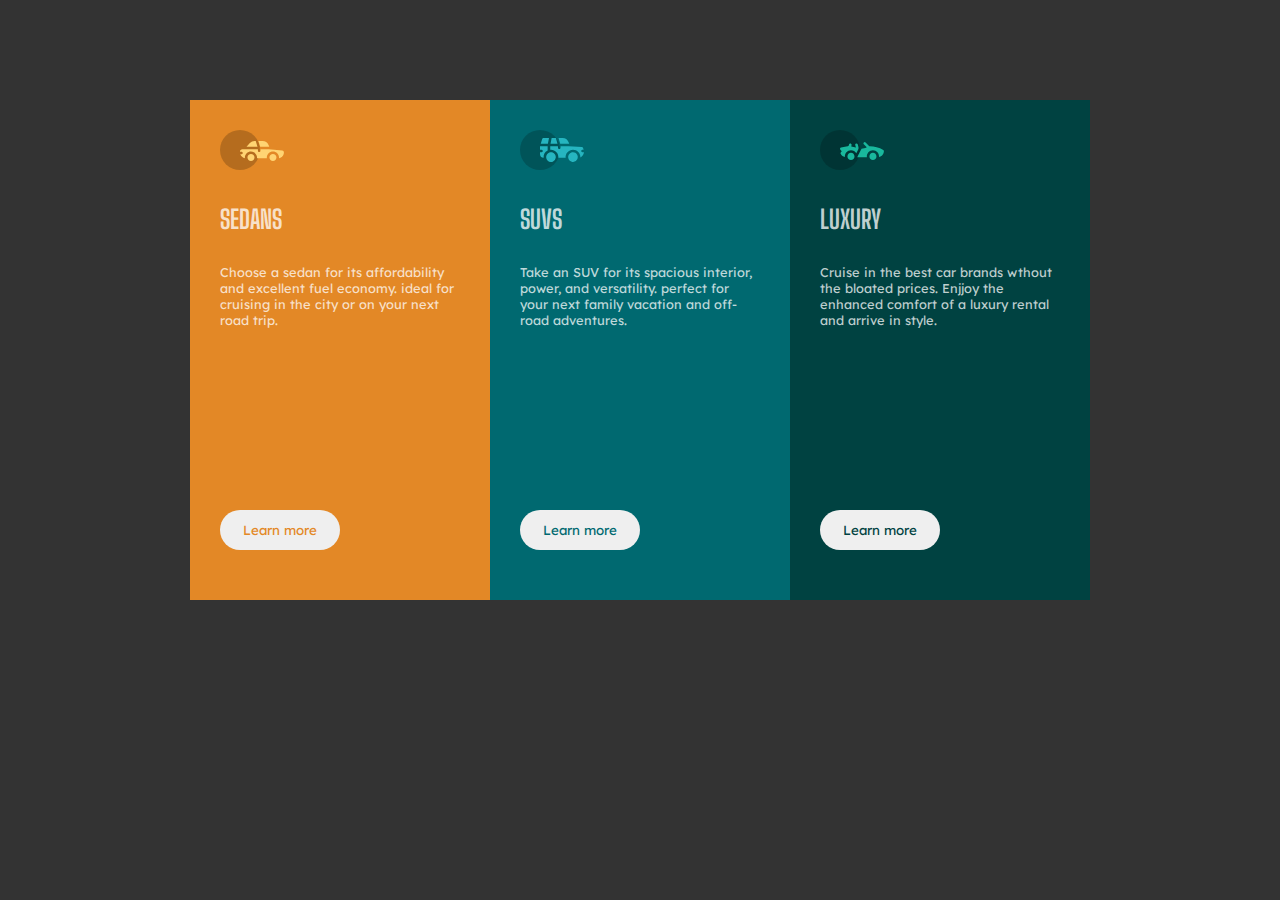
<file: frontend-mentor/3-column-preview-cards/index.html>
<!DOCTYPE html>
<html lang="en">
  <head>
    <meta charset="UTF-8" />
    <meta name="viewport" content="width=device-width, initial-scale=1.0" />
    <link rel="stylesheet" href="css/styles.css" />
    <title>3 Column preview card component</title>
  </head>
  <body>
    <div class="card-container">
      <div class="card card-column-1">
        <img src="assets/images/icon-sedans.svg" alt="sedans car" class="icon-card">
        <h1 class="title-card">SEDANS</h1>
        <p class="text">
          Choose a sedan for its affordability and excellent fuel economy. ideal
          for cruising in the city or on your next road trip.
        </p>
        <button class="button-card button-1 text">Learn more</button>
      </div>
      <div class="card card-column-2">
        <img src="assets/images/icon-suvs.svg" alt="suvs car" class="icon-card">
        <h1 class="title-card">SUVS</h1>
        <p class="text">
          Take an SUV for its spacious interior, power, and versatility. perfect
          for your next family vacation and off-road adventures.
        </p>
        <button class="button-card button-2 text">Learn more</button>
      </div>
      <div class="card card-column-3">
        <img src="assets/images/icon-luxury.svg" alt="luxury car" class="icon-card">
        <h1 class="title-card">LUXURY</h1>
        <p class="text">
          Cruise in the best car brands wthout the bloated prices. Enjjoy the
          enhanced comfort of a luxury rental and arrive in style.
        </p>
        <button class="button-card button-3 text">Learn more</button>
      </div>
    </div>
  </body>
</html>
</file>
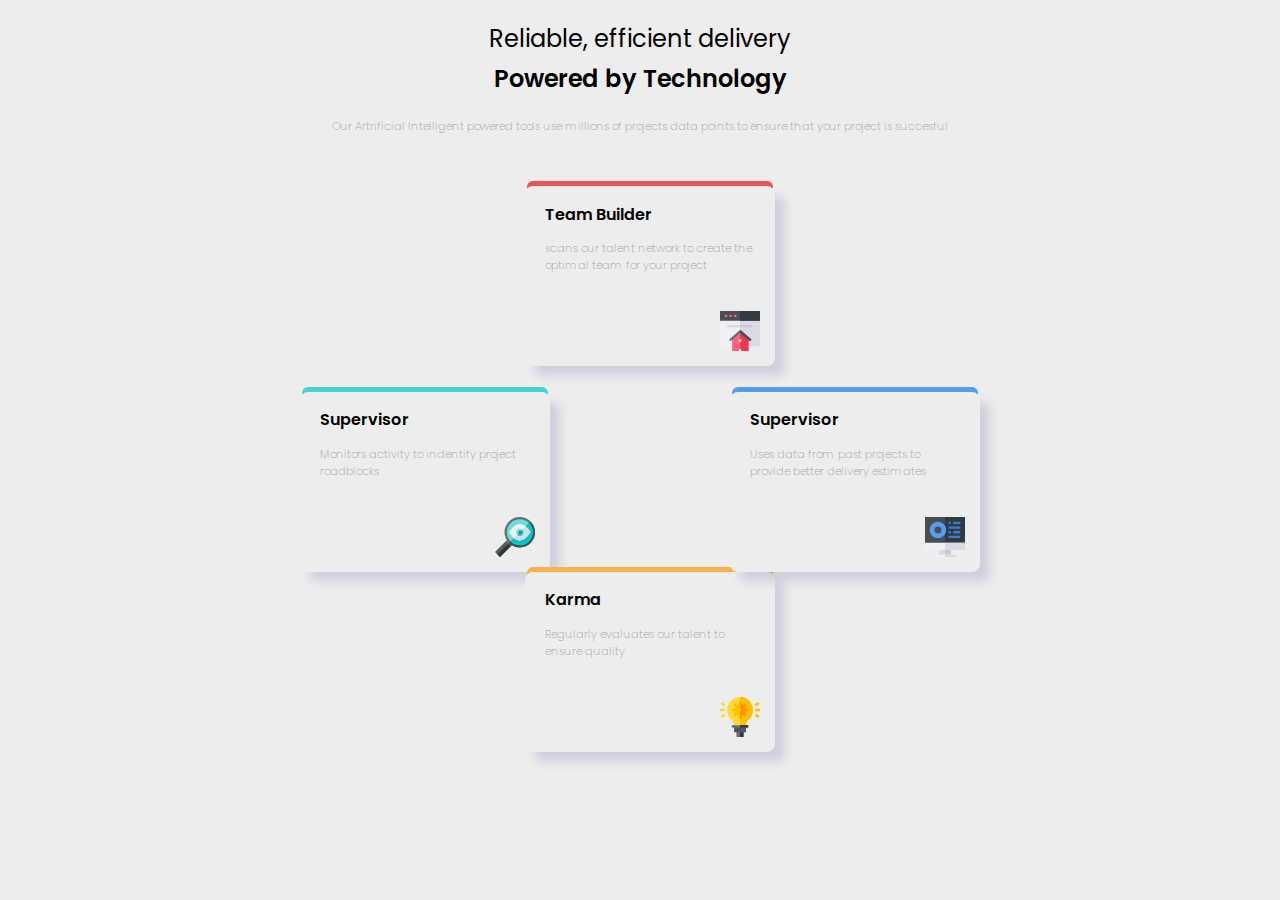
<file: frontend-mentor/four-card-section/index.html>
<!DOCTYPE html>
<html lang="en">
  <head>
    <meta charset="UTF-8" />
    <meta name="viewport" content="width=device-width, initial-scale=1.0" />
    <link rel="stylesheet" href="css/styles.css" />
    <title>Four card feature section</title>
  </head>
  <body>
    <header>
      <h1>
        <span class="subtitle">Reliable, efficient delivery</span>
        <span class="title title-bold">Powered by Technology</span>
      </h1>
      <p class="text">
        Our Artrificial Intelligent powered tools use millions of projects data
        points to ensure that your project is succesful
      </p>
    </header>
    <main>
      <div class="card supervisor-card">
        <h2 class="title-card">Supervisor</h2>
        <p class="text">Monitors activity to indentify project roadblocks</p>
        <img
          src="assets/images/icon-supervisor.svg"
          alt="supervisor icon"
          class="icon"
        />
      </div>
      <div class="double-card">
        <div class="card builder-card">
          <h2 class="title-card">Team Builder</h2>
          <p class="text">
            scans our talent network to create the optimal team for your project
          </p>
          <img
            src="assets/images/icon-team-builder.svg"
            alt="team builder icon"
            class="icon"
          />
        </div>
        <div class="card karma-card">
          <h2 class="title-card">Karma</h2>
          <p class="text">Regularly evaluates our talent to ensure quality</p>
          <img
            src="assets/images/icon-karma.svg"
            alt="karma icon"
            class="icon"
          />
        </div>
      </div>
      <div class="card calculator-card">
        <h2 class="title-card">Supervisor</h2>
        <p class="text">
          Uses data from past projects to provide better delivery estimates
        </p>
        <img
          src="assets/images/icon-calculator.svg"
          alt="supervisor icon"
          class="icon"
        />
      </div>
    </main>
  </body>
</html>
</file>
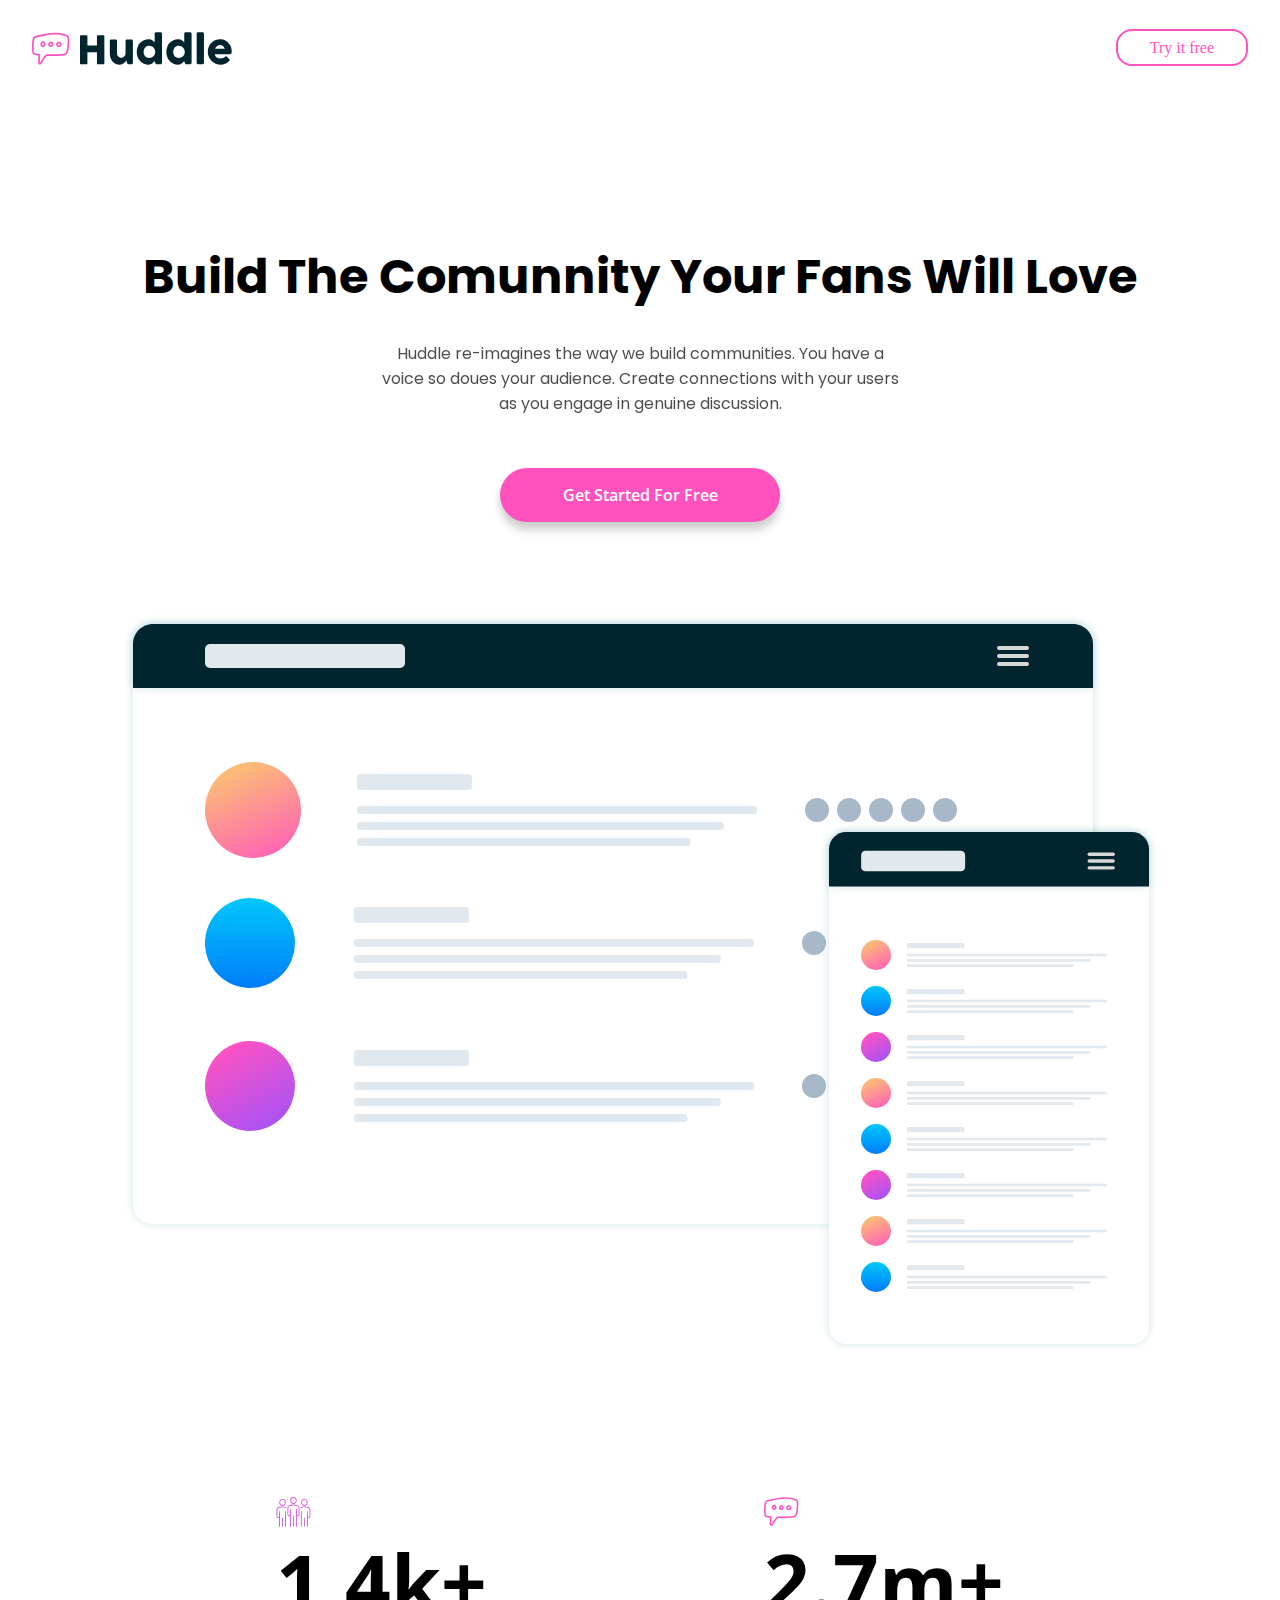
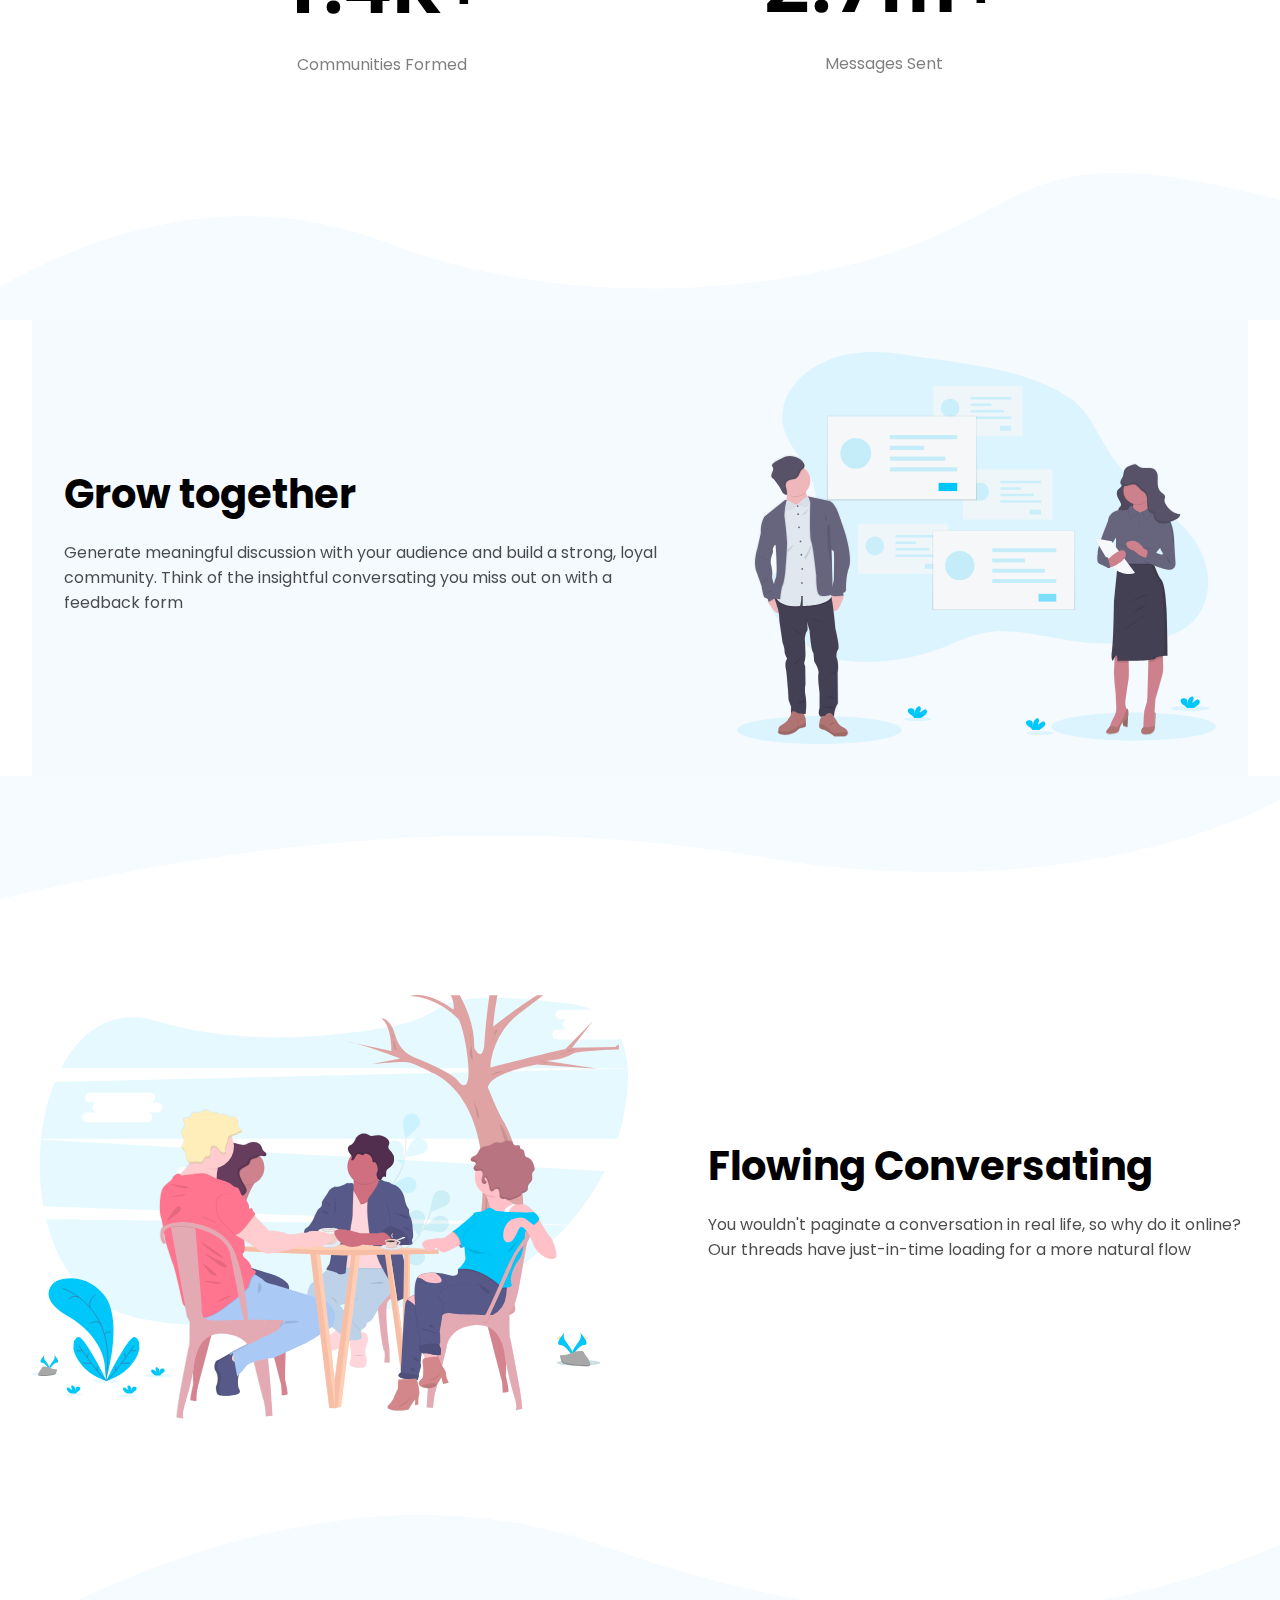
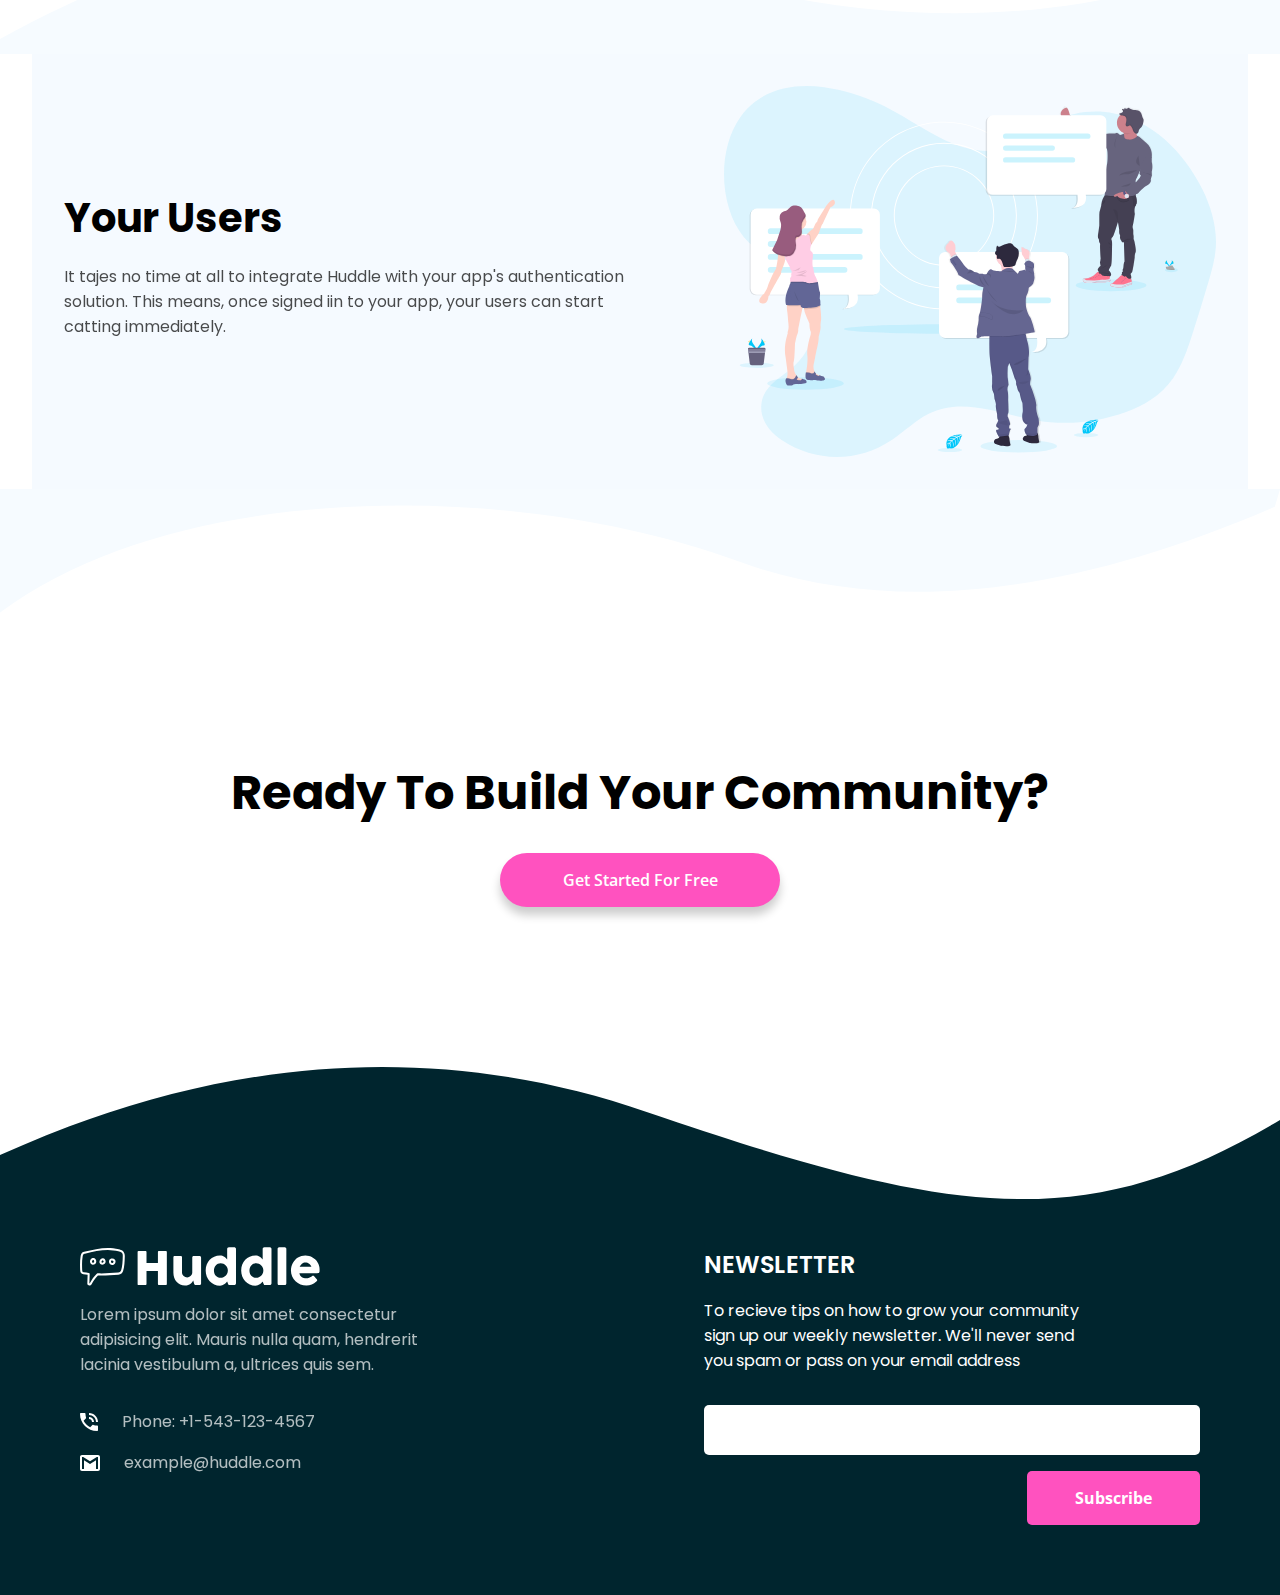
<file: frontend-mentor/huddle-landing-page-with-curved-sections/index.html>
<!DOCTYPE html>
<html lang="en">
  <head>
    <meta charset="UTF-8" />
    <meta name="viewport" content="width=device-width, initial-scale=1.0" />
    <!-- displays site properly based on user's device -->
    <link rel="stylesheet" href="https://i.icomoon.io/public/temp/e2c6e952a4/UntitledProject/style.css" />
    <link rel="preconnect" href="https://fonts.googleapis.com" />
    <link rel="preconnect" href="https://fonts.gstatic.com" crossorigin />
    <link
      href="https://fonts.googleapis.com/css2?family=Open+Sans:ital,wght@0,300..800;1,300..800&family=Poppins:ital,wght@0,100;0,200;0,300;0,400;0,500;0,600;0,700;0,800;0,900;1,100;1,200;1,300;1,400;1,500;1,600;1,700;1,800;1,900&display=swap"
      rel="stylesheet"
    />
    <link rel="icon" type="image/png" sizes="32x32" href="./images/favicon-32x32.png" />
    <link rel="stylesheet" href="style.css" />
    <title>Frontend Mentor | Huddle landing page with curved sections</title>
  </head>
  <body>
    <header>
      <nav class="header__navbar">
        <ul class="navbar__list">
          <li class="list__item list__item--1">
            <img src="images/logo.svg" alt="Huddle-logo" />
          </li>
          <li class="list__item list__item--2">
            <a href="#">Try it free</a>
          </li>
        </ul>
      </nav>
    </header>
    <main>
      <section class="build-section">
        <h1 class="build__title">Build The Comunnity Your Fans Will Love</h1>
        <p class="build__text">
          Huddle re-imagines the way we build communities. You have a voice so doues your audience. Create connections
          with your users as you engage in genuine discussion.
        </p>
        <a href="#" class="sub-btn sub-btn--pink">Get Started For Free</a>
        <div class="build__mackups">
          <img src="images/screen-mockups.svg" alt="screen-mockups" />
        </div>
      </section>
      <section class="stats__section">
        <article class="stats__communities">
          <img src="images/icon-communities.svg" alt="icon-communities" class="communities__icon" />
          <h2 class="communities__title">1.4k+</h2>
          <p class="communities__details">Communities Formed</p>
        </article>
        <article class="stats__messages">
          <img src="images/icon-messages.svg" alt="icon-messages" class="messages-icon" />
          <h2 class="messages__title">2.7m+</h2>
          <p class="messages__details">Messages Sent</p>
        </article>
      </section>
      <section class="details-section">
        <picture>
          <source srcset="images/bg-section-top-mobile-1.svg" media="(max-width: 520px)" />
          <img src="images/bg-section-top-desktop-1.svg" alt="" />
        </picture>
        <article class="section section-1">
          <section class="section__desc">
            <h2>Grow together</h2>
            <p>
              Generate meaningful discussion with your audience and build a strong, loyal community. Think of the
              insightful conversating you miss out on with a feedback form
            </p>
          </section>
          <div>
            <img src="images/illustration-grow-together.svg" alt="illustration-grow-together" />
          </div>
        </article>
        <picture>
          <source srcset="images/bg-section-bottom-mobile-1.svg" media="(max-width: 520px)" />
          <img src="images/bg-section-bottom-desktop-1.svg" alt="" />
        </picture>
        <article class="section section-2">
          <section class="section__desc">
            <h2>Flowing Conversating</h2>
            <p>
              You wouldn't paginate a conversation in real life, so why do it online? Our threads have just-in-time
              loading for a more natural flow
            </p>
          </section>
          <div>
            <img src="images/illustration-flowing-conversation.svg" alt="illustration-flowing-conversation" />
          </div>
        </article>
        <picture>
          <source srcset="images/bg-section-top-mobile-2.svg" media="(max-width: 520px)" />
          <img src="images/bg-section-top-desktop-2.svg" alt="" />
        </picture>
        <article class="section section-3">
          <section class="section__desc">
            <h2>Your Users</h2>
            <p>
              It tajes no time at all to integrate Huddle with your app's authentication solution. This means, once
              signed iin to your app, your users can start catting immediately.
            </p>
          </section>
          <div>
            <img src="images/illustration-your-users.svg" alt="illustration-your-users" />
          </div>
        </article>
        <picture>
          <source srcset="images/bg-section-bottom-mobile-2.svg" media="(max-width: 520px)" />
          <img src="images/bg-section-bottom-desktop-2.svg" alt="" />
        </picture>
      </section>
      <section class="sub-section">
        <h2 class="sub__title">Ready To Build Your Community?</h2>
        <a href="#" class="sub-btn sub-btn--pink">Get Started For Free</a>
      </section>
    </main>
    <footer>
      <picture>
        <source srcset="images/bg-footer-top-mobile.svg" media="(max-width: 520px)" />
        <img src="images/bg-footer-top-desktop.svg" alt="bg-footer-top-desktop" />
      </picture>
      <div class="container">
        <section class="social-media">
          <svg width="240" height="39" xmlns="http://www.w3.org/2000/svg">
            <g fill-rule="nonzero" fill="none">
              <path
                d="M27.967.879C20.242.875 12.182 2.615 4.047 4.872c-1.033.208-2.041.884-2.574 1.72C.983 7.38.805 8.171.652 9c-.79 4.428-.694 8.776-.53 13.594.036 1.103.2 2.41.715 3.205.538.803 1.46 1.313 2.561 1.48a95.99 95.99 0 0 0 4.232.525l-.312 8.698c-.048.692.29 1.267.71 1.598.376.286.795.413 1.225.445.86.065 1.869-.303 2.37-1.257 2.195-4.224 3.572-6.089 6.317-8.895 7.158.176 13.407-.222 20.482-.745 2.501-.065 4.218-2.11 4.672-3.743 1.357-4.232 1.568-9.456 1.712-14.737.061-2.093-.665-4.148-1.95-5.234-1.222-.991-2.702-1.35-4.058-1.718C35.031 1.363 31.263.905 27.967.879zm10.29 3.31c1.358.369 2.555.724 3.31 1.337 1.26 1.339 1.218 2.23 1.2 3.675-.142 5.122-.388 10.093-1.544 13.86-.498 1.405-1.366 2.405-3.006 2.556-7.208.533-13.462.945-20.707.739a1.032 1.032 0 0 0-.763.302c-3.044 3.074-4.601 5.21-6.921 9.676-.054.102-.171.164-.315.175-.097-.005-.136-.08-.142-.148l.314-9.432c.019-.509-.401-.995-.907-1.05a95.48 95.48 0 0 1-5.06-.62c-.726-.111-.994-.31-1.193-.606-.346-.825-.338-1.335-.365-2.128-.162-4.775-.242-8.948.491-13.1.068-.614.298-1.242.542-1.767.404-.632 1.023-.725 1.644-.897 7.956-2.197 15.74-3.84 23.068-3.845 3.592.13 7.364.49 10.354 1.273zm-27.479 8.09c-1.096 1.313-.987 3.096-.14 4.29.442.625 1.132 1.128 1.972 1.242 1.091.09 1.783-.352 2.53-.86 1.353-1.176 1.49-3.228.461-4.71-.524-.755-1.362-1.208-2.218-1.24-1.172.012-1.968.535-2.605 1.277zm11.856-1.072c-1.092.035-1.975.791-2.514 1.607-.617.933-.977 2.101-.478 3.246.96 2.203 4.277 2.176 5.6-.063.61-1.032.454-2.205 0-3.056-.452-.85-1.136-1.543-2.131-1.702a2.494 2.494 0 0 0-.477-.032zm9.625.207c-.34-.008-.69.024-1.018.111-1.312.35-2.429 1.704-2.26 3.437.086.872.487 1.722 1.21 2.308.723.585 1.773.847 2.88.62 1.272-.26 2.06-1.285 2.323-2.275.263-.99.197-1.999-.414-2.817a3.47 3.47 0 0 0-2.72-1.384zm-18.965 1.623c.245.002.438.08.637.366.445.642.321 1.615-.128 2.005-.447.39-.726.424-.922.398-.196-.027-.395-.162-.573-.414-.34-.48-.44-1.256.007-1.81.238-.316.675-.513.98-.545zm9.483.223c.038.006.464.253.668.636.204.383.242.739.048 1.066-.577.976-1.804.712-1.99.287-.07-.162-.017-.813.32-1.32.335-.509.757-.7.954-.67zm10.564.748c.062.083.213.64.096 1.082-.118.442-.31.715-.78.811-.602.124-.94 0-1.193-.207-.254-.205-.425-.552-.462-.923-.09-.92.24-1.133.764-1.273.61-.15 1.3.112 1.575.51z"
                fill="white"
              />
              <path
                d="M57.61 4.996c.016-.26.111-.494.287-.701a.875.875 0 0 1 .701-.31h6.826c.23 0 .467.096.712.287a.883.883 0 0 1 .368.724v10.893h11.421V4.996c0-.276.096-.513.287-.712.192-.2.44-.3.747-.3h6.734c.306 0 .574.077.804.23.23.154.345.399.345.736V37.1c0 .337-.1.59-.3.758-.198.169-.459.253-.78.253h-6.803c-.306 0-.555-.084-.747-.253-.191-.168-.287-.42-.287-.758V24.047H66.504V37.1c0 .322-.104.57-.31.747-.207.176-.487.264-.84.264h-6.756c-.643 0-.972-.299-.988-.896V4.996zm62.875 32.725c-.199.168-.41.275-.632.321a3.123 3.123 0 0 1-.631.07h-3.47c-.276 0-.514-.05-.713-.15-.2-.1-.368-.234-.506-.402a2.384 2.384 0 0 1-.344-.575 4.884 4.884 0 0 1-.23-.666l-.712-2.942c-.23.475-.563 1.015-1 1.62a8.495 8.495 0 0 1-1.666 1.7c-.674.53-1.479.974-2.413 1.334-.935.36-2.007.54-3.218.54-1.746 0-3.332-.337-4.757-1.011a10.904 10.904 0 0 1-3.642-2.758c-1.003-1.164-1.781-2.524-2.332-4.08-.552-1.554-.828-3.213-.828-4.974V10.695c0-.582.127-1.022.38-1.321.252-.299.654-.448 1.206-.448h5.308c.66 0 1.111.11 1.356.333.245.222.368.655.368 1.298v14.96c0 .66.15 1.284.448 1.874.299.59.693 1.11 1.184 1.562.49.452 1.045.809 1.666 1.069.62.26 1.252.39 1.896.39.551 0 1.122-.13 1.712-.39a6.361 6.361 0 0 0 1.631-1.046c.498-.436.908-.95 1.23-1.54.322-.59.482-1.214.482-1.872V10.626c0-.26.05-.52.15-.781.1-.26.249-.46.448-.598.199-.122.387-.206.563-.252.176-.046.38-.07.609-.07h5.194c.658 0 1.133.162 1.424.483.291.322.437.751.437 1.287v25.716c0 .29-.065.559-.195.804s-.31.437-.54.574l.137-.068zm26.681-3.172c-.414.414-.87.858-1.367 1.333-.498.475-1.046.92-1.643 1.333a9.3 9.3 0 0 1-1.93 1.023 6.097 6.097 0 0 1-2.23.402c-2.083 0-4.002-.39-5.757-1.172a13.777 13.777 0 0 1-4.527-3.206c-1.264-1.356-2.252-2.953-2.964-4.792-.713-1.838-1.069-3.814-1.069-5.929 0-2.13.356-4.11 1.069-5.94.712-1.83 1.7-3.424 2.964-4.78a13.635 13.635 0 0 1 4.527-3.194c1.755-.774 3.674-1.161 5.757-1.161.843 0 1.613.123 2.31.368a8.51 8.51 0 0 1 1.907.942c.575.383 1.103.816 1.586 1.298.482.483.938.954 1.367 1.414V1.985c0-.49.15-.903.448-1.24.299-.338.747-.506 1.345-.506h5.17c.2 0 .41.042.632.126.222.085.425.203.61.357.183.153.332.337.447.551.115.215.173.452.173.712v34.357c0 1.18-.62 1.77-1.862 1.77h-4.504c-.306 0-.544-.04-.712-.116a1.13 1.13 0 0 1-.426-.333 2.319 2.319 0 0 1-.31-.551 17.13 17.13 0 0 0-.344-.77l-.667-1.793zm-13.214-11.008a8.39 8.39 0 0 0 .471 2.839c.314.88.762 1.643 1.345 2.286a6.384 6.384 0 0 0 2.102 1.528c.82.376 1.728.563 2.724.563.98 0 1.903-.176 2.769-.528a7.058 7.058 0 0 0 2.263-1.46 7.256 7.256 0 0 0 1.552-2.194c.39-.843.609-1.747.655-2.712v-.322a7.26 7.26 0 0 0-.552-2.803 7.427 7.427 0 0 0-1.528-2.344 7.242 7.242 0 0 0-2.298-1.597 6.977 6.977 0 0 0-2.861-.586c-.996 0-1.904.195-2.724.586-.82.39-1.52.923-2.102 1.597a7.236 7.236 0 0 0-1.345 2.344 8.35 8.35 0 0 0-.47 2.803zm48.72 11.008c-.414.414-.87.858-1.368 1.333-.498.475-1.046.92-1.643 1.333a9.3 9.3 0 0 1-1.93 1.023 6.097 6.097 0 0 1-2.23.402c-2.083 0-4.002-.39-5.756-1.172a13.777 13.777 0 0 1-4.528-3.206c-1.263-1.356-2.252-2.953-2.964-4.792-.712-1.838-1.069-3.814-1.069-5.929 0-2.13.357-4.11 1.069-5.94s1.7-3.424 2.964-4.78a13.635 13.635 0 0 1 4.528-3.194c1.754-.774 3.673-1.161 5.756-1.161.843 0 1.613.123 2.31.368a8.51 8.51 0 0 1 1.907.942c.575.383 1.103.816 1.586 1.298.483.483.938.954 1.367 1.414V1.985c0-.49.15-.903.448-1.24.3-.338.747-.506 1.345-.506h5.17c.2 0 .41.042.632.126.223.085.426.203.61.357.183.153.333.337.448.551.114.215.172.452.172.712v34.357c0 1.18-.62 1.77-1.862 1.77h-4.504c-.306 0-.544-.04-.712-.116a1.13 1.13 0 0 1-.425-.333 2.319 2.319 0 0 1-.31-.551 17.13 17.13 0 0 0-.345-.77l-.667-1.793zm-13.215-11.008a8.39 8.39 0 0 0 .471 2.839c.315.88.763 1.643 1.345 2.286a6.384 6.384 0 0 0 2.103 1.528c.82.376 1.727.563 2.723.563.98 0 1.903-.176 2.769-.528a7.058 7.058 0 0 0 2.264-1.46 7.256 7.256 0 0 0 1.55-2.194c.391-.843.61-1.747.656-2.712v-.322a7.26 7.26 0 0 0-.552-2.803 7.427 7.427 0 0 0-1.528-2.344 7.242 7.242 0 0 0-2.298-1.597 6.977 6.977 0 0 0-2.861-.586c-.996 0-1.904.195-2.723.586-.82.39-1.521.923-2.103 1.597a7.236 7.236 0 0 0-1.345 2.344 8.35 8.35 0 0 0-.47 2.803zM197.61 2.008c0-.49.122-.903.367-1.24.246-.338.667-.506 1.264-.506h5.63c.154 0 .315.042.483.126a1.7 1.7 0 0 1 .471.357c.146.153.268.337.368.551.1.215.15.452.15.712v34.334c0 .582-.165 1.022-.495 1.321-.329.299-.754.448-1.275.448h-5.332c-.597 0-1.018-.15-1.264-.448-.245-.299-.367-.74-.367-1.321V2.008zm38.7 32.61a15.31 15.31 0 0 1-4.55 2.907 13.87 13.87 0 0 1-5.355 1.046c-2.1 0-4.083-.383-5.952-1.15a15.494 15.494 0 0 1-4.918-3.182 15.273 15.273 0 0 1-3.355-4.792c-.828-1.838-1.241-3.837-1.241-5.998 0-1.348.164-2.654.494-3.918a15.45 15.45 0 0 1 1.402-3.55 15.055 15.055 0 0 1 2.206-3.045 13.957 13.957 0 0 1 2.907-2.379 14.327 14.327 0 0 1 3.493-1.54 14.084 14.084 0 0 1 3.975-.551c1.272 0 2.505.169 3.7.506 1.195.337 2.318.812 3.367 1.424 1.05.613 2.01 1.349 2.884 2.207a14.896 14.896 0 0 1 2.252 2.815 13.58 13.58 0 0 1 1.46 3.263c.344 1.157.517 2.348.517 3.573 0 .797-.012 1.448-.035 1.954-.023.505-.142.908-.356 1.206-.215.3-.57.506-1.069.62-.498.116-1.23.173-2.194.173h-16.546c.153.98.463 1.8.93 2.46a5.842 5.842 0 0 0 1.62 1.573c.613.391 1.264.67 1.954.84a8.24 8.24 0 0 0 1.953.252c.552 0 1.118-.058 1.7-.172a12.179 12.179 0 0 0 1.69-.46 9.557 9.557 0 0 0 1.493-.667c.452-.252.816-.517 1.092-.792.245-.2.456-.349.632-.449.176-.1.364-.149.563-.149.2 0 .402.07.61.207a4.8 4.8 0 0 1 .7.597l2.436 2.758c.168.2.276.38.322.54.046.161.069.326.069.494 0 .307-.085.571-.253.793a2.89 2.89 0 0 1-.598.586zm-11.054-19.143c-.598 0-1.176.119-1.735.356a6.547 6.547 0 0 0-1.575.954c-.49.398-.93.85-1.321 1.356a8.315 8.315 0 0 0-.954 1.54h11.743a13.536 13.536 0 0 0-1.045-1.655 7.081 7.081 0 0 0-1.287-1.333 5.558 5.558 0 0 0-1.655-.896c-.62-.215-1.344-.322-2.171-.322z"
                fill="white"
              />
            </g>
          </svg>
          <p>
            Lorem ipsum dolor sit amet consectetur adipisicing elit. Mauris nulla quam, hendrerit lacinia vestibulum a,
            ultrices quis sem.
          </p>
          <ul class="social-media__list">
            <li class="item-1">
              <img src="images/icon-phone.svg" alt="icon-phone" />
              <span>Phone: +1-543-123-4567</span>
            </li>
            <li class="item-2">
              <img src="images/icon-email.svg" alt="icon-email" />
              <span>example@huddle.com</span>
            </li>
          </ul>
          <div class="social-icons">
            <a href="#">
              <span class="icon-facebook2 icon-white"></span>
            </a>
            <a href="#">
              <span class="icon-instagram icon-white"></span>
            </a>
            <a href="#">
              <span class="icon-twitter icon-white"></span>
            </a>
          </div>
        </section>
        <section class="newsletter-section">
          <h2 class="newsletter__title">NEWSLETTER</h2>
          <p class="newsletter__text">
            To recieve tips on how to grow your community sign up our weekly newsletter. We'll never send you spam or
            pass on your email address
          </p>
          <div class="newsletter__email">
            <input type="email" />
            <a href="#" class="sub-btn--pink">Subscribe</a>
          </div>
        </section>
      </div>
    </footer>
  </body>
</html>
</file>
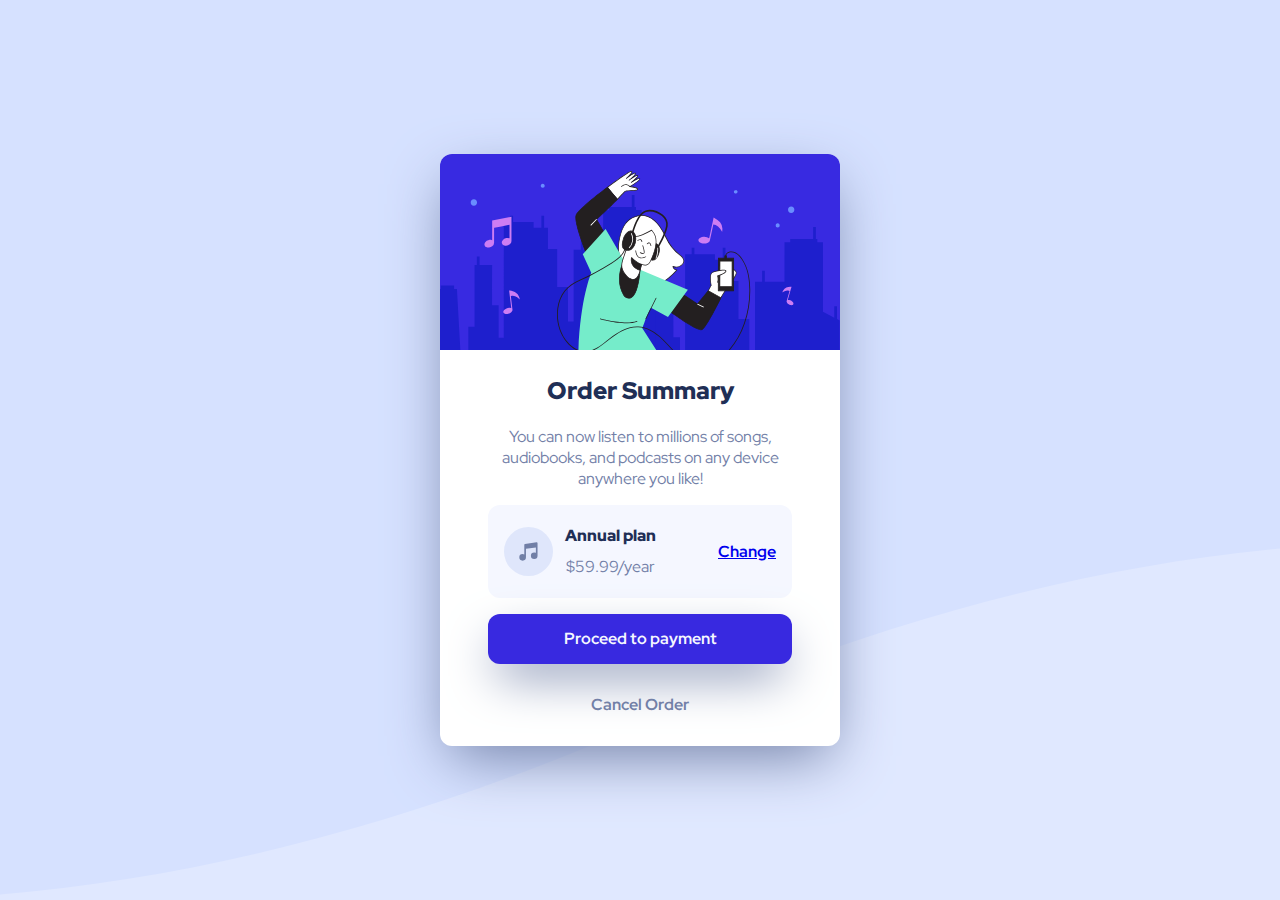
<file: frontend-mentor/order-summary-component-main/index.html>
<!DOCTYPE html>
<html lang="en">
  <head>
    <meta charset="UTF-8" />
    <meta name="viewport" content="width=device-width, initial-scale=1.0" />
    <!-- displays site properly based on user's device -->
    <link rel="icon" type="image/png" sizes="32x32" href="./images/favicon-32x32.png" />
    <link rel="stylesheet" href="css/styles.css" />
    <title>Frontend Mentor | Order summary card</title>
  </head>
  <body>
    <div class="container">
      <div class="pattern">
        <img src="images/illustration-hero.svg" alt="pattern image" />
      </div>
      <div class="body-card">
        <h2>Order Summary</h2>
        <p class="text">
          You can now listen to millions of songs, audiobooks, and podcasts on any device anywhere you like!
        </p>
        <div class="payment-box">
          <div class="payment-box__description">
            <img src="images/icon-music.svg" alt="music icon" />
            <h3>Annual plan</h3>
            <p class="text">$59.99/year</p>
          </div>
          <a href="#">Change</a>
        </div>
        <a href="#" class="payment-button">Proceed to payment</a>
        <a href="#" class="cancel-button">Cancel Order</a>
      </div>
    </div>
  </body>
</html>
</file>
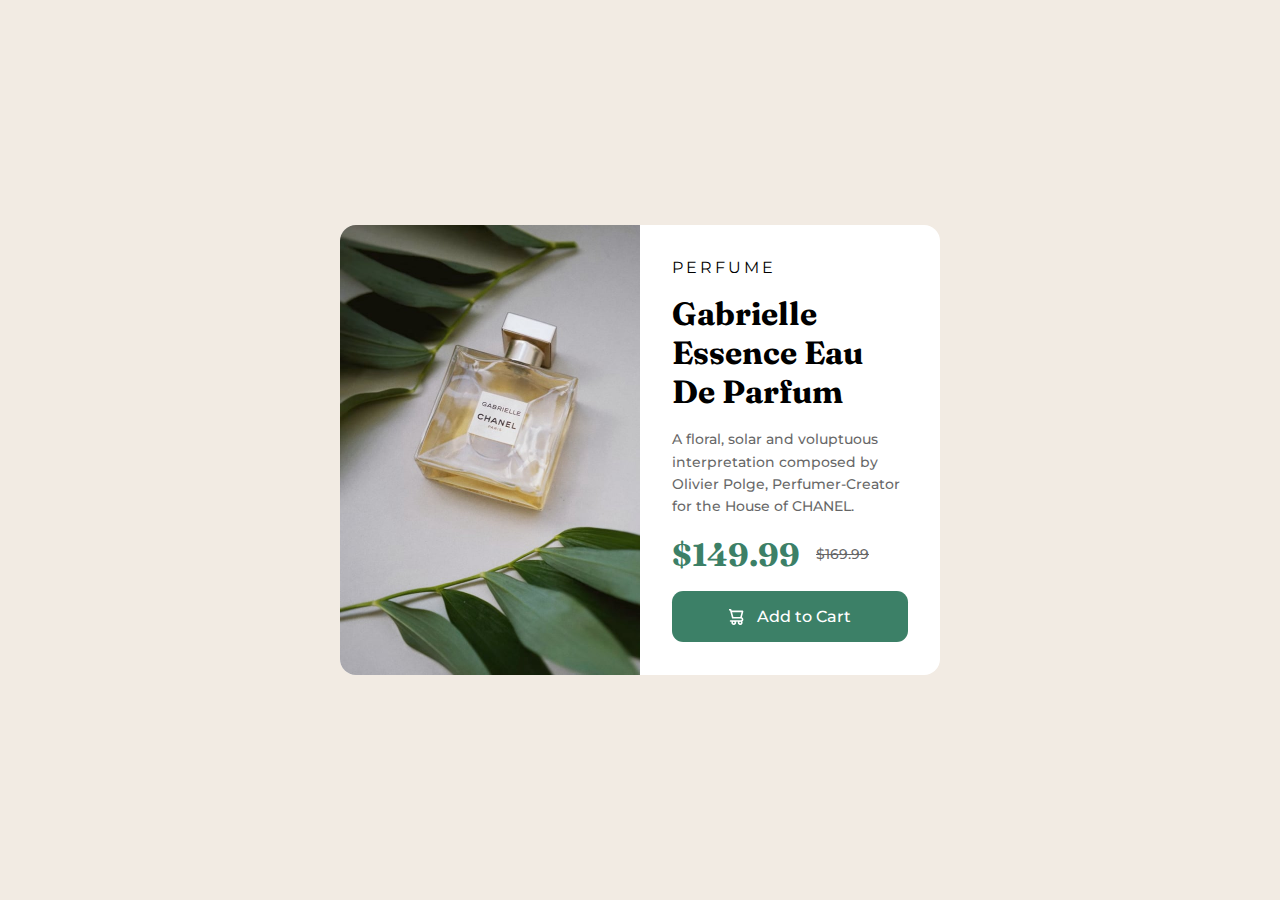
<file: frontend-mentor/product-preview-card-component/index.html>
<!DOCTYPE html>
<html lang="en">
  <head>
    <meta charset="UTF-8" />
    <meta name="viewport" content="width=device-width, initial-scale=1.0" />
    <!-- displays site properly based on user's device -->
    <link rel="icon" type="image/png" sizes="32x32" href="./images/favicon-32x32.png" />
    <link rel="preconnect" href="https://fonts.googleapis.com" />
    <link rel="preconnect" href="https://fonts.gstatic.com" crossorigin />
    <link
      href="https://fonts.googleapis.com/css2?family=Fraunces:ital,opsz,wght@0,9..144,100..900;1,9..144,100..900&family=Montserrat:ital,wght@0,100..900;1,100..900&display=swap"
      rel="stylesheet"
    />
    <link rel="stylesheet" href="style.css" />
    <title>Frontend Mentor | Product preview card component</title>
  </head>
  <body>
    <article class="card">
      <picture class="card__banner">
        <source srcset="images/image-product-desktop.jpg" media="(min-width: 600px)" />
        <img src="images/image-product-mobile.jpg" alt="product-image" />
      </picture>
      <section class="card__details">
        <blockquote>Perfume</blockquote>
        <h1 class="card__title">Gabrielle Essence Eau De Parfum</h1>
        <p class="card__description">
          A floral, solar and voluptuous interpretation composed by Olivier Polge, Perfumer-Creator for the House of
          CHANEL.
        </p>
        <p class="card__price">
          <span>$149.99</span>
          <span>$169.99</span>
        </p>
        <a href="#" class="card__button">
          <img src="images/icon-cart.svg" alt="icon-cart" />
          Add to Cart
        </a>
      </section>
    </article>
  </body>
</html>
</file>
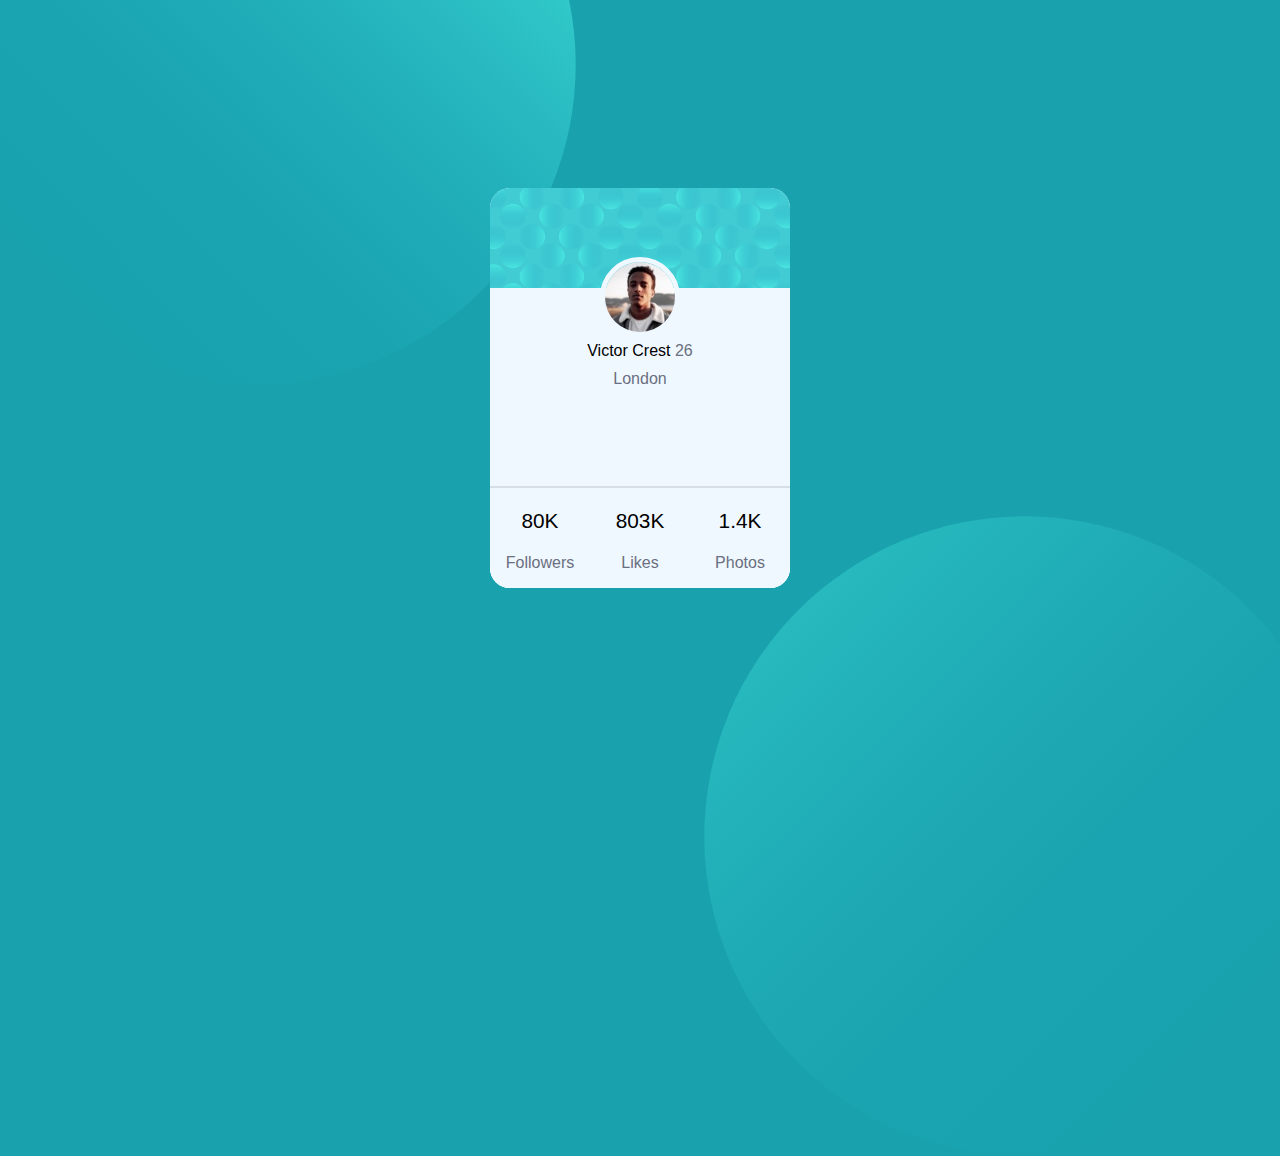
<file: frontend-mentor/profile-card-component/index.html>
<!DOCTYPE html>
<html lang="en">
  <head>
    <meta charset="UTF-8" />
    <meta name="viewport" content="width=device-width, initial-scale=1.0" />
    <link rel="stylesheet" href="css/styles.css" />
    <title>Profile card component</title>
  </head>
  <body>
    <img
      src="assets/images/top-circle.svg"
      alt="top-circle"
      class="top-circle"
    />
    <div class="card-container">
      <img
        src="assets/images/card-pattern.svg"
        alt="pattern-frofile"
        class="pattern"
      />
      <div class="photo-container">
         <img src="assets/images/victor.jpg" alt="victor" class="photo">
      </div>
      <p class="username">Victor Crest <span>26</span></p>
      <p class="description">London</p>
      <div class="data-container">
         <div class="data-container-1">
            <p>80K</p>
            <p class="data-description">Followers</p>
         </div>
         <div class="data-container-2">
            <p>803K</p>
            <p class="data-description">Likes</p>
         </div>
         <div class="data-container-3">
            <p>1.4K</p>
            <p class="data-description">Photos</p>
         </div>
       </div>
    </div>
    
    <img
      src="assets/images/bottom-circle.svg"
      alt="bottom-circle"
      class="bottom-circle"
    />
  </body>
</html>
</file>
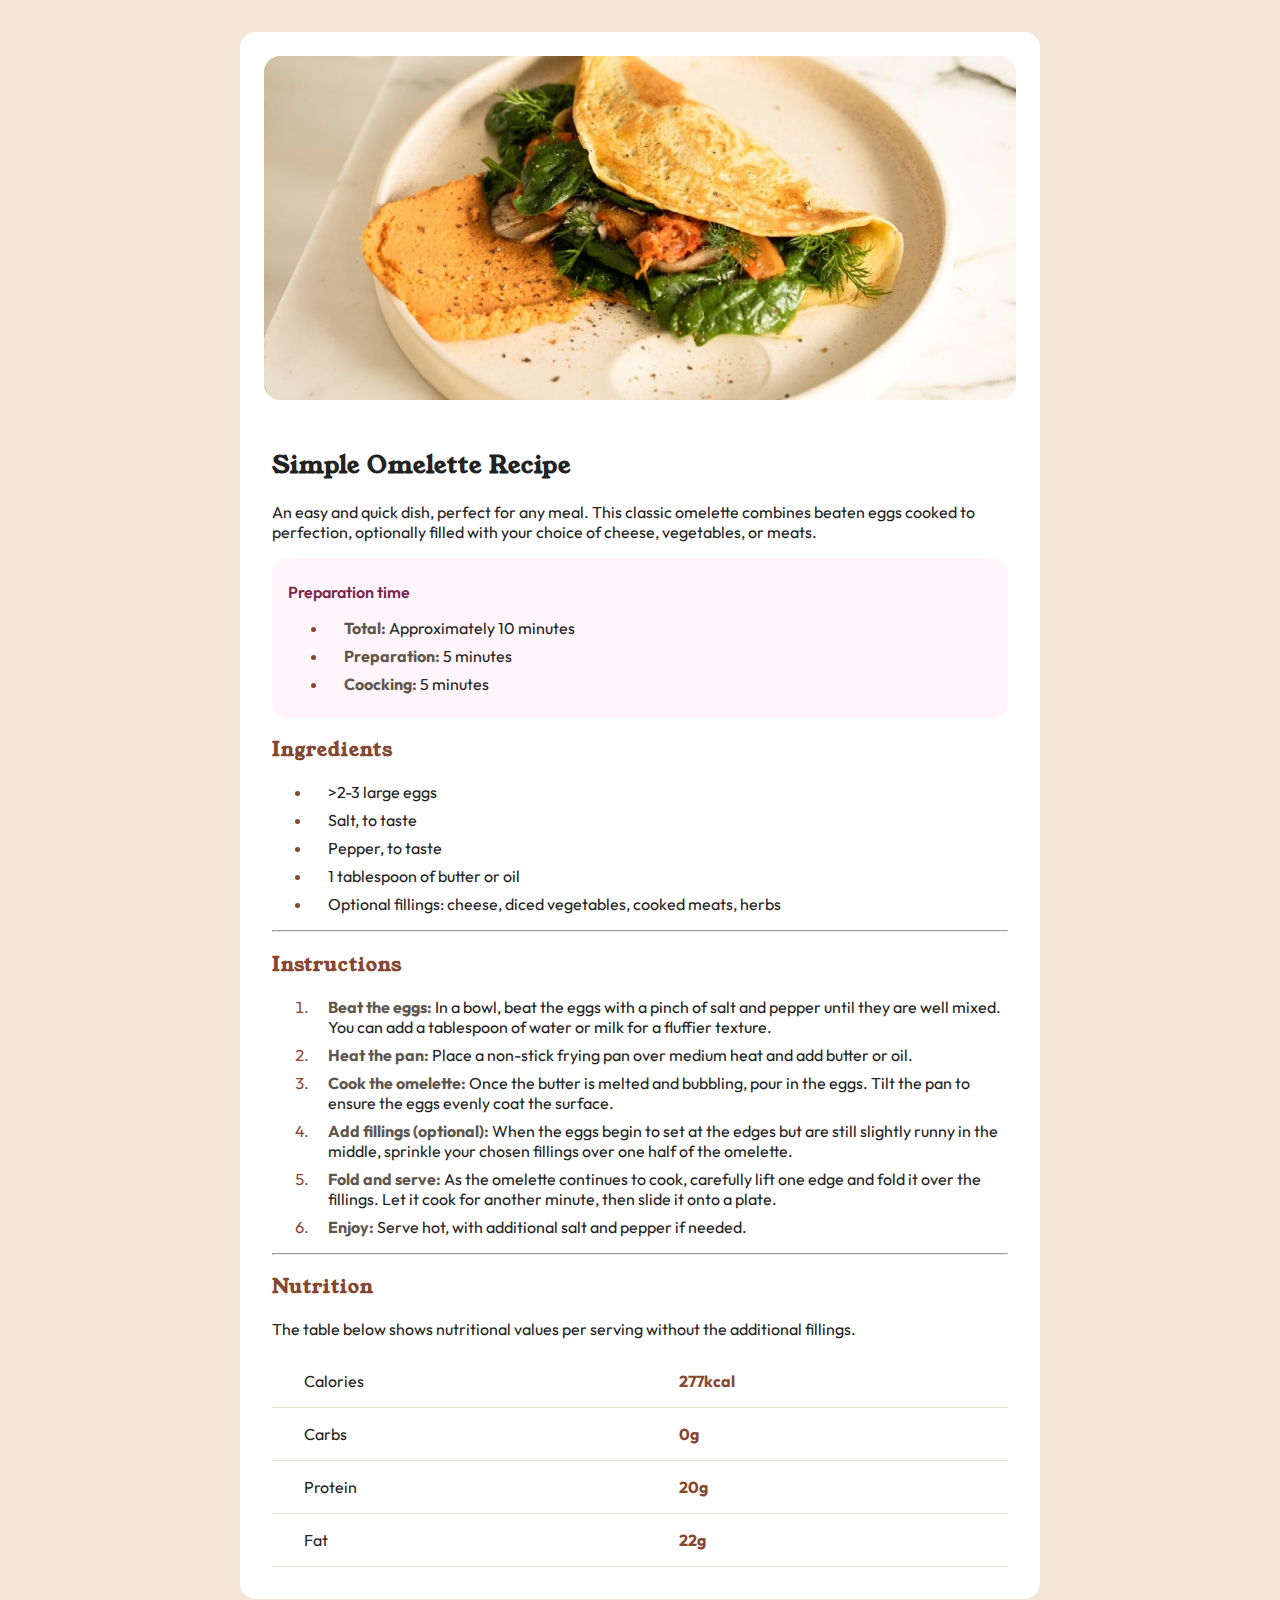
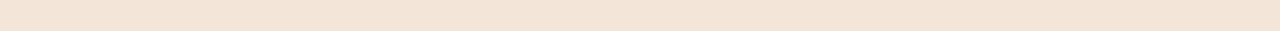
<file: frontend-mentor/recipe-page-main/index.html>
<!DOCTYPE html>
<html lang="en">
  <head>
    <meta charset="UTF-8" />
    <meta name="viewport" content="width=device-width, initial-scale=1.0" />
    <!-- displays site properly based on user's device -->
    <link rel="icon" type="image/png" sizes="32x32" href="./assets/images/favicon-32x32.png" />
    <link rel="stylesheet" href="css/styles.css" />
    <title>Frontend Mentor | Recipe page</title>
  </head>
  <body>
    <article class="card">
      <div class="card__pattern-container">
        <img src="assets/images/image-omelette.jpeg" alt="omelette" class="pattern" />
      </div>
      <div class="card__body">
        <h2 class="card__title">Simple Omelette Recipe</h2>
        <p class="card__text">
          An easy and quick dish, perfect for any meal. This classic omelette combines beaten eggs cooked to perfection,
          optionally filled with your choice of cheese, vegetables, or meats.
        </p>
        <section class="card__description">
          <p class="description__title">Preparation time</p>
          <ul class="description__list">
            <li class="description__list__item"><span>Total: </span>Approximately 10 minutes</li>
            <li class="description__list__item"><span>Preparation: </span>5 minutes</li>
            <li class="description__list__item"><span>Coocking: </span>5 minutes</li>
          </ul>
        </section>
        <h3 class="card__subtitle">Ingredients</h3>
        <ul class="card__list">
          <li class="list__item">>2-3 large eggs</li>
          <li class="list__item">Salt, to taste</li>
          <li class="list__item">Pepper, to taste</li>
          <li class="list__item">1 tablespoon of butter or oil</li>
          <li class="list__item">Optional fillings: cheese, diced vegetables, cooked meats, herbs</span></li>
        </ul>
        <hr />
        <section class="card__instructions">
          <h3 class="card__subtitle">Instructions</h3>
          <ol class="instruction__list">
            <li class="list__item">
              <span>Beat the eggs:</span> In a bowl, beat the eggs with a pinch of salt and pepper until they are well mixed. You can add a tablespoon of water or milk for a fluffier texture.
            </li>
            <li class="list__item">
              <span>Heat the pan:</span> Place a non-stick frying pan over medium heat and add butter or oil.
            </li>
            <li class="list__item"><span>Cook the omelette:</span> Once the butter is melted and bubbling, pour in the eggs. Tilt the pan to
              ensure the eggs evenly coat the surface.
            </li>
            <li class="list__item">
              <span>Add fillings (optional):</span> When the eggs begin to set at the edges but are still slightly runny
              in the middle, sprinkle your chosen fillings over one half of the omelette.
            </li>
            <li class="list__item">
              <span>Fold and serve:</span> As the omelette continues to cook, carefully lift one edge and fold it over
              the fillings. Let it cook for another minute, then slide it onto a plate.
            </li>
            <li class="list__item"><span>Enjoy:</span> Serve hot, with additional salt and pepper if needed.</li>
          </ol>
        </section>
        <hr />
        <section class="card__nutrition">
          <h3 class="card__subtitle">Nutrition</h3>
          <p class="card__text">
            The table below shows nutritional values per serving without the additional fillings.
          </p>
          <table>
            <tr>
              <td>Calories</td>
              <td>277kcal</td>
            </tr>
            <tr>
              <td>Carbs</td>
              <td>0g</td>
            </tr>
            <tr>
              <td>Protein</td>
              <td>20g</td>
            </tr>
            <tr>
              <td>Fat</td>
              <td>22g</td>
            </tr>
          </table>
        </section>
      </div>
    </article>
    <!-- <div class="attribution">
      Challenge by <a href="https://www.frontendmentor.io?ref=challenge" target="_blank">Frontend Mentor</a>. Coded by
      <a href="#">Your Name Here</a>.
    </div> -->
  </body>
</html>
</file>
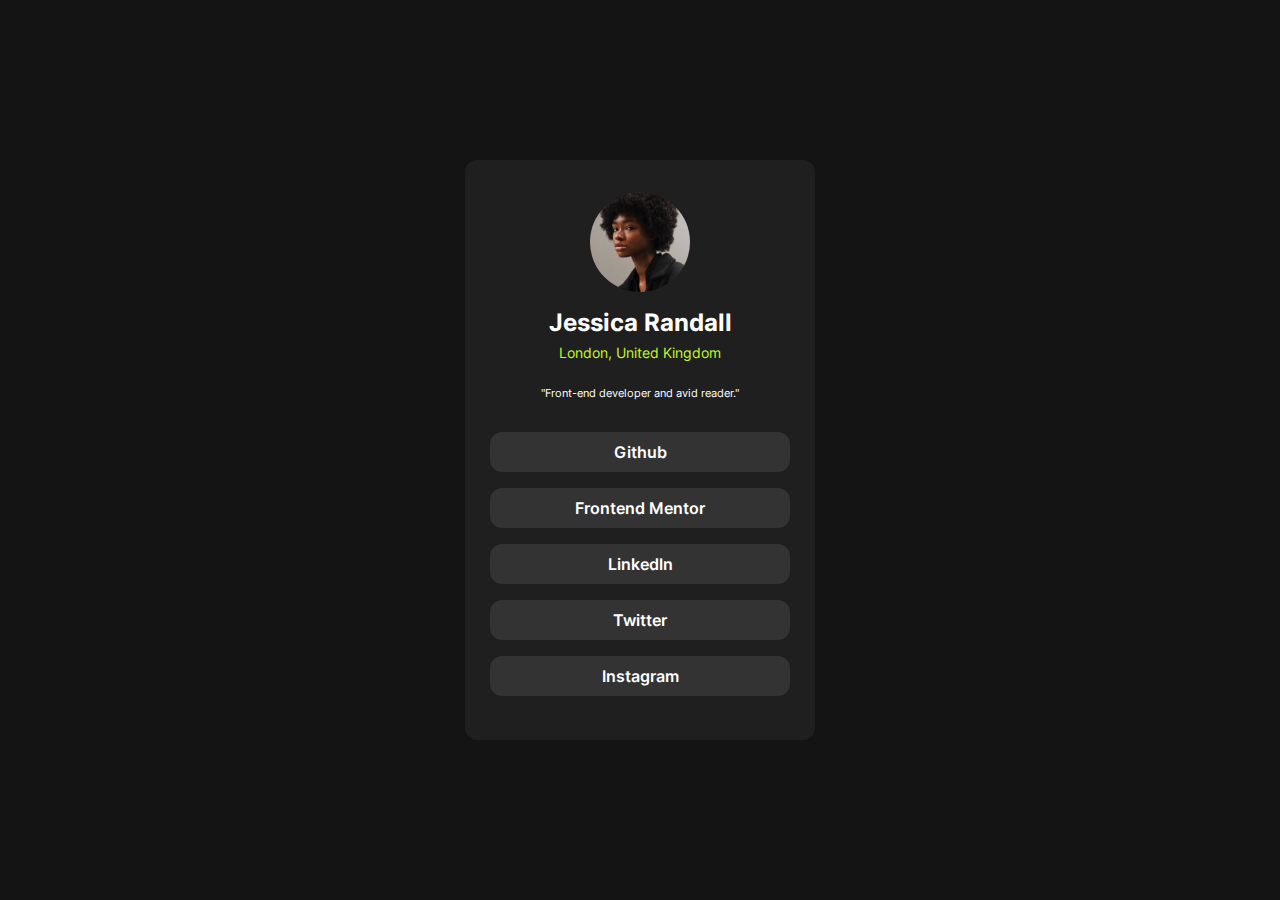
<file: frontend-mentor/social-links-profile-main/index.html>
<!DOCTYPE html>
<html lang="en">
  <head>
    <meta charset="UTF-8" />
    <meta name="viewport" content="width=device-width, initial-scale=1.0" />
    <!-- displays site properly based on user's device -->

    <link rel="icon" type="image/png" sizes="32x32" href="./assets/images/favicon-32x32.png" />
    <link rel="stylesheet" href="css/styles.css" />

    <title>Frontend Mentor | Social links profile</title>

    <!-- Feel free to remove these styles or customise in your own stylesheet 👍 -->
  </head>
  <body>
    <div class="social-card">
      <header>
        <div class="social-card__avatar">
          <img src="assets/images/avatar-jessica.jpeg" alt="jessica avatar" />
        </div>
        <h1 class="social-card__name">Jessica Randall</h1>
        <span class="social-card__location">London, United Kingdom</span>
      </header>
      <p class="social-card__profile-description">"Front-end developer and avid reader."</p>
      <div class="social-card__links">
        <a href="#">Github</a>
        <a href="#">Frontend Mentor</a>
        <a href="#">Linkedln</a>
        <a href="#">Twitter</a>
        <a href="#">Instagram</a>
      </div>
    </div>
  </body>
</html>
</file>
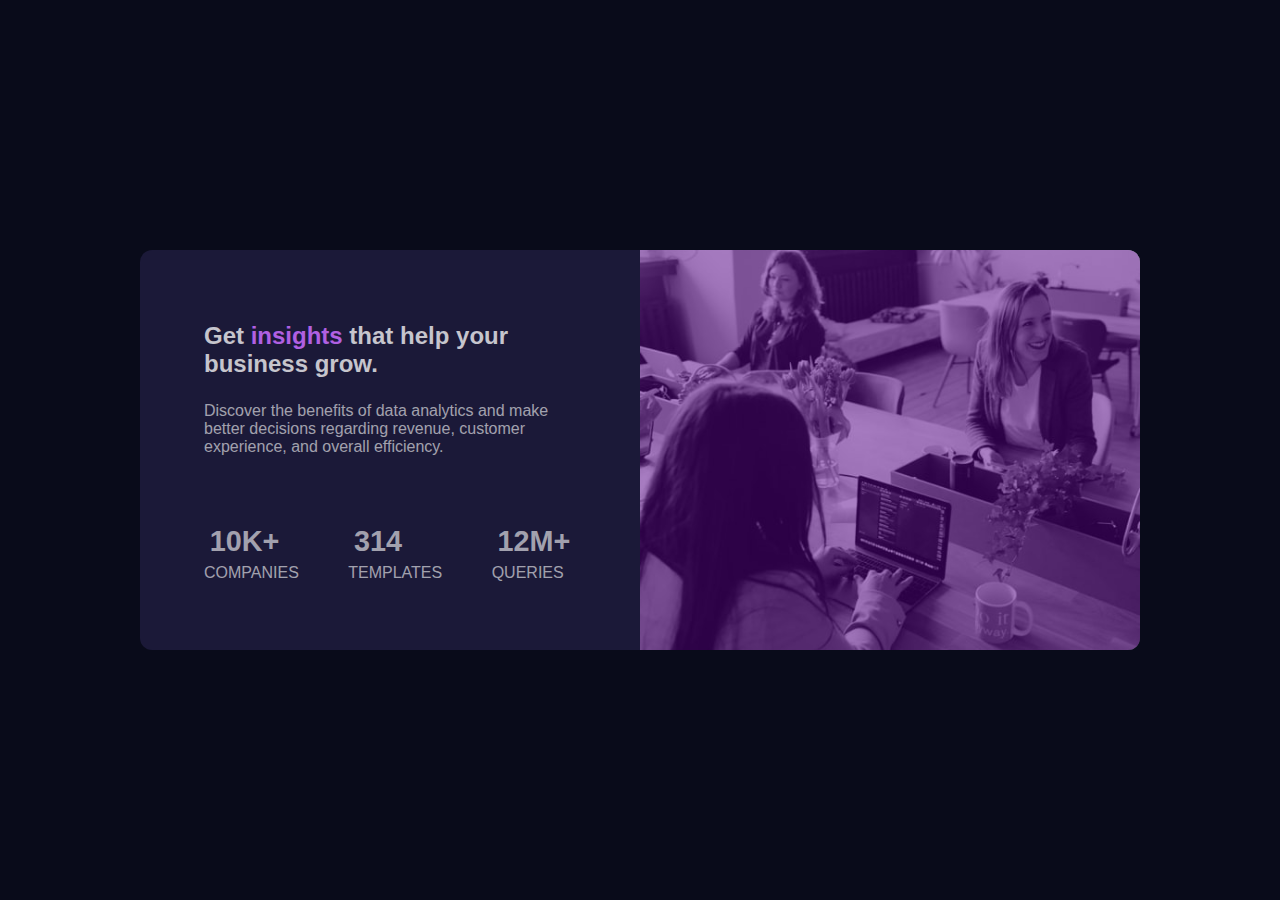
<file: frontend-mentor/stats-preview-card-main/index.html>
<!DOCTYPE html>
<html lang="en">
  <head>
    <meta charset="UTF-8" />
    <meta name="viewport" content="width=device-width, initial-scale=1.0" />
    <!-- displays site properly based on user's device -->
    <link rel="icon" type="image/png" sizes="32x32" href="./images/favicon-32x32.png" />
    <link rel="stylesheet" href="css/styles.css" />
    <title>Frontend Mentor | Stats preview card component</title>
  </head>
  <body>
    <article class="card">
      <div class="card__left-content">
        <section class="card__stats">
          <h2 class="stats__title">Get <span>insights</span> that help your business grow.</h2>
          <p class="stats__text">
            Discover the benefits of data analytics and make better decisions regarding revenue, customer experience,
            and overall efficiency.
          </p>
          <div class="stats__values">
            <p class="stats__text value"><span>10k+</span>companies</p>
            <p class="stats__text value"><span>314</span>templates</p>
            <p class="stats__text value"><span>12m+</span>queries</p>
          </div>
        </section>
      </div>
      <div class="card__right-content">
        <div class="image"></div>
      </div>
    </article>
  </body>
</html>
</file>
<file: frontend-mentor/3-column-preview-cards/css/styles.css>
/*
Colores
    Background: #333

    Tarjetas
        Orange: hsl(31, 77%, 52%)
        Cyan: hsl(184, 100%, 22%)
        Dark cyan: hsl(179, 100%, 13%)
    
    Texto
        Blanco al 0.75 de opacidad

Fuentes de la página
    Títulos
        https://fonts.google.com/specimen/Big+Shoulders+Display
        Estilo 600
    Textos
        https://fonts.google.com/specimen/Lexend+Deca
        Estilo 400
*/

@import url("https://fonts.googleapis.com/css2?family=Big+Shoulders+Display:wght@400;600&family=Lexend+Deca&display=swap");

* {
  box-sizing: border-box;
}

body {
  background-color: #333;
  margin: 0;
  color: hsl(0 100% 100% / 0.75);
  text-align: center;
  /* # Usando esto y el display:inline-block, se consigue un efecto 'resposive' */
}

.card-container {
  width: 90%;
  height: 500px;
  margin: 100px auto;

  font-size: 0;
  /* # Truco, nos sirve para salvar las separaciones que aparecen, de todas formas, se ajusta nuevamente en la tarjeta
    usando font-size y dandole el tamaño que necesitamos */
}

.card {
  position: relative;
  display: inline-block;
  width: 300px;
  height: 100%;
  padding: 30px;
  text-align: left;
  font-size: 0.8rem;
}

.card-column-1 {
  background-color: hsl(31, 77%, 52%);
}
.card-column-2 {
  background-color: hsl(184, 100%, 22%);
}
.card-column-3 {
  background-color: hsl(179, 100%, 13%);
}

.title-card {
  margin: 30px 0;
  font-family: "Big Shoulders Display", sans-serif;
}
.text {
  font-family: "Lexend Deca", sans-serif;
}

.button-card {
  position: absolute;
  width: 120px;
  height: 40px;
  bottom: 50px;
  border: 0;
  border-radius: 20px;
}

.button-1 {
  color: hsl(31, 77%, 52%);
}
.button-2 {
  color: hsl(184, 100%, 22%);
}
.button-3 {
  color: hsl(179, 100%, 13%);
}
</file>
<file: frontend-mentor/four-card-section/css/styles.css>
/*
Colores
  Tarjetas
    Red: hsl(0, 78%, 62%)
    Cyan: hsl(180, 62%, 55%)
    Orange: hsl(34, 97%, 64%)
    Blue: hsl(212, 86%, 64%)
  Sombra
    Dark Blue: hsl(240, 25%, 50%) al 20% de opacidad;
  Texto
    Grey: hsl(229, 6%, 66%)
  Fondo de la tarjeta y del background
    White: hsl(0, 0%, 93%)

Fuente de la página
  https://fonts.google.com/specimen/Poppins
  Estilos 200, 400 y 600

*/


@import url('https://fonts.googleapis.com/css2?family=Poppins:wght@200;400;600&display=swap');

*{
   box-sizing: border-box;
}
body{
   background-color: hsl(0, 0%, 93%);
   font-family: 'Poppins', sans-serif;
   text-align: center;
}

.title, .subtitle{
   display: block;
   font-size: 1.5rem;
   margin: 0;
   margin-bottom: 0.3rem;
}
.title{
   font-weight: 600;
}
.subtitle{
   font-weight: 400;
}
.text{
   margin: 0 0 0.1rem;
   font-size: 0.7rem;
   font-weight: 200;
   color: hsl(229 6% 66%);
}

.card{
   position: absolute;
   width: 250px;
   height: 180px;
   padding: 2px 20px;
   background-color: hsl(0, 0%, 93%);
   margin-top: 2rem;
   margin-bottom: 1rem;
   text-align: left;
   border-radius: 8px;
   
}

.supervisor-card{
   /* left: 10vw; */
   top: 40vh;
   left: 300px;
   box-shadow: 10px 10px 10px hsl(240 25% 50% / 0.2), 0 -7px 0 -2px hsl(180 62% 55%);
}
.builder-card{
   left: 41vw;
   box-shadow: 10px 10px 10px hsl(240 25% 50% / 0.2), 0 -7px 0 -2px hsl(0, 78%, 62%);
}
.karma-card{
   left: 41vw;
   top: 60vh;
   box-shadow: 10px 10px 10px hsl(240 25% 50% / 0.2), 0 -7px 0 -2px hsl(34, 97%, 64%);
}
.calculator-card{
   top: 40vh;
   right: 300px;
   box-shadow: 10px 10px 10px hsl(240 25% 50% / 0.2), 0 -7px 0 -2px hsl(212, 86%, 64%);
}

.title-card{
   font-weight: 600;
   font-size: 1rem;
}

.icon{
   position: absolute;
   display: inline-block;
   width: 70px;
   padding: 15px 15px;
   bottom: 0;
   right: 0;

}
main{
   display: inline-block;
}
</file>
<file: frontend-mentor/huddle-landing-page-with-curved-sections/style.css>
:root {
    --pink: hsl(322, 100%, 66%);
    --light-pink: hsl(321, 100%, 78%);
    --light-red: hsl(0, 100%, 63%);
    --very-dark-cyan: hsl(192, 100%, 9%);
    --very-pale-blue: hsl(207, 100%, 98%);
}

*, 
*::after, 
*::before {
    box-sizing: border-box;
}

body {
    margin: 0;
    padding: 0;
}

img {
    display: block;
    max-width: 100%;
}

li {
    list-style: none;
}

.navbar__list {
    display: flex;
    justify-content: space-between;
    align-items: center;
    padding: 1em 2em;
}

.list__item a {
    text-decoration: none;
    padding: 0.5em 2em;
    color: var(--pink);
    border: 2px solid var(--pink);
    border-radius: 1em;
}

.list__item img {
    width: max(15vw, 200px);
}

h1, h2 {
    font-family: 'Poppins', sans-serif;
    margin: 0;
}

p,
span {
    font-family: 'Poppins', sans-serif;
    opacity: 0.7;
}

.build-section {
    display: flex;
    flex-direction: column;
    align-items: center;
    row-gap: 12px;
    text-align: center;
    padding: 0 2.8em;
}

.build__title,
.sub__title {
    padding-left: 1em;
    padding-right: 1em;
    margin-top: 3em;
    font-size: 3em;
    font-weight: 700;
}

.build__text {
    max-width: 520px;
}

.sub-btn {
    display: block;
    width: 280px;
    padding: 1em 2em;
    margin-top: 1.5em;
    margin-bottom: 5em;
    color: white;
    text-decoration: none;
    font-family: 'Open sans', sans-serif;
    font-weight: 600;
    border-radius: 2em;
    box-shadow: 0 8px 10px #0003;
}

.sub-btn--pink {
    background-color: var(--pink);
}

.stats__section {
    margin: 5em auto 1em;
    display: flex;
    flex-wrap: wrap;
    justify-content: space-evenly;
    padding: 2em;
}

.stats__communities, 
.stats__messages {
    padding: 2em;
    text-align: center;
}


.stats__section h2 {
    font-family: 'Open Sans';
    font-size: 5em;
}

.stats__section p {
    opacity: 0.5;
}

.stats__section img {
    width: 35px;
}

.section {
    padding: 2em 2em;
    margin: 0 2em;
    display: flex;
    flex-direction: column-reverse;
    align-items: center;
    text-align: center;
    gap: 5em;
}

.section h2 {
    font-size: 2.5em;
}

.section__desc,
.section div {
    flex-grow: 1;
    flex-basis: 200;
}

.section-1, 
.section-3 {
    background-color: var(--very-pale-blue);
}

.section-2 {
    margin: 4em auto;
}

picture img,
picture source {
    display: block;
    min-width: 100%
}

.sub-section {
    display: flex;
    text-align: center;
    flex-direction: column;
    align-items: center;
    margin-bottom: 5em;
}


footer .container {
    display: flex;
    flex-direction: column-reverse;
    gap: 8em;
    padding: 2.5em;
    background-color: var(--very-dark-cyan);
    color: white;
}

.newsletter__title {
    font-weight: 600;
}

.newsletter__text {
    max-width: 375px;
    opacity: 1;
    margin-bottom: 2em;
}

.newsletter__email {
    display: flex;
    flex-wrap: wrap;
    justify-content: flex-end;
    gap: 1em;
}

.newsletter__email input {
    flex-grow: 1;
    flex-basis: 375px;
    display: block;
    height: 50px;
    border-radius: 5px;
    border: none;
}

.newsletter__email a {
    padding: 1em 3em;
    text-decoration: none;
    font-family: 'Open Sans';
    font-weight: 700;
    color: white;
    border-radius: 5px;
    text-align: center;
    justify-self: flex-end;
}

.social-media {
    display: flex;
    flex-direction: column;
}

.social-media p {
    max-width: 375px;
}

.social-media__list {
    list-style: none;
    padding-left: 0;
    display: flex;
    flex-direction: column;
}

.social-media__list li * {
    display: inline-block;
}

.social-media__list li {
    margin-bottom: 1em;
    display: flex;
    gap: 1.5em;
    align-items: center;
}



.social-icons {
    margin-top: 2em;
    display: flex;
    gap: 1em;
    font-size: 1.5em;
}

.social-icons a {
    text-decoration: none;
    color: inherit;
}

.icon-white {
    opacity: 1;
}

@media (min-width: 720px) {
    .section {
        display: flex;
        flex-direction: row;
        justify-items: center;
        text-align: left;
    }

    .section-2 div {
        order: 1;
    }
    
    .section-2 .section__desc {
        order: 2;
    }

    footer .container {
        display: flex;
        padding-left: 5em;
        padding-right: 5em;
        flex-direction: row;
        justify-content: space-between;
    }

    .social-media, 
    .newsletter-section {
        flex-grow: 1;
        flex-basis: 100%;
    }
}

.sub-btn:hover,
.sub-btn--pink:hover {
    background-color: var(--light-pink);
}

.list__item--2 a:hover {
    border-color: var(--light-pink);
    color: var(--light-pink);
}
</file>
<file: frontend-mentor/order-summary-component-main/css/styles.css>
/* ### Frontend-mentor Challenge - Order-summary-component ### */

@import url('https://fonts.googleapis.com/css2?family=Red+Hat+Display:wght@500;700;900&display=swap');

:root{
   --pale-blue: hsl(225, 100%, 94%);
   --bright-blue: hsl(245, 75%, 52%);
   --very-pale-blue: hsl(225, 100%, 98%);
   --desaturated-blue: hsl(224, 23%, 55%);
   --dark-blue: hsl(223, 47%, 23%);
}

*,
*::before,
*::after{
   box-sizing: border-box;
}

body{
   display: grid;
   place-content: center;
   margin: 0;
   min-height: 100vh;
   font-family: 'Red Hat Display', sans-serif;
   background-image: url('../images/pattern-background-desktop.svg');
   background-repeat: no-repeat;
   background-size: cover;
   background-position: center;
   background-color: var(--pale-blue);
}

img{
   max-width: 100%;
}

.container{
   max-width: 400px;
   max-height: 600px;
   border-radius: 12px;
   overflow: hidden;
   text-align: center;
   background-color: #fff;
   box-shadow: 0 20px 60px -10px var(--desaturated-blue);
}

.body-card{
   padding: 0em 3em 0;
}

h2{
   border-top: 0em;
   color: var(--dark-blue);
   font-weight: 900;
}

.text{
   font-size: 16px;
   color: var(--desaturated-blue);
}

.payment-box{
   display: flex;
   align-items: center;
   justify-content: space-between;
   margin: 1em auto;
   padding: 1em;
   border-radius: 12px;
   background-color: var(--very-pale-blue);
}

.payment-box__description{
   width: 60%;
   display: grid;
   grid-template-columns: 30% 70%;
   justify-items: center;
   align-items: center;
   gap: 0;
   grid-template-areas: 
   'icon plan'
   'icon price';
}

.payment-box__description img{
   min-width: 100%;
   grid-area: icon;
}

.payment-box__description h3{
   font-size: 1em;
   font-weight: 900;
   grid-area: plan;
   margin: 0.3rem;
   color: var(--dark-blue);
}

.payment-box__description p{
   grid-area: price;
   margin: 0.3rem;
}

.payment-box a{
   font-weight: 700;
}

.payment-button{
   text-decoration: none;
   display: grid;
   place-content: center;
   width: 100%;
   height: 50px;
   margin: 1em auto;
   border-radius: 12px;
   font-weight: 700;
   box-shadow: 0 20px 50px -10px var(--desaturated-blue);
   background-color: var(--bright-blue);
   color: var(--very-pale-blue);
}

.payment-button:hover,
.payment-box a:hover{
   opacity: 0.6;
}

.cancel-button{
   text-decoration: none;
   display: grid;
   place-content: center;
   width: 100%;
   height: 50px;
   margin: 1em auto;
   color: var(--desaturated-blue);
   font-weight: 700;
}

.cancel-button:hover{
   color: var(--dark-blue);
}
</file>
<file: frontend-mentor/product-preview-card-component/style.css>
:root {
    --bg-color: hsl(30, 38%, 92%);
    --dark-cyan: hsl(158, 36%, 37%);
    --very-dark-blue: hsl(212, 21%, 14%);
    --dark-grayish-blue: hsl(228, 12%, 48%);
    --white: hsl(0, 0%, 100%)
}

*,
*::after, 
*::before {
    box-sizing: border-box;
}

body {
    margin: 0;
    padding: 0;
    background-color: var(--bg-color);
    display: grid;
    place-items: center;
    min-height: 100vh;
}

.card blockquote {
    margin: 0;
    text-transform: uppercase;
    font-family: 'Montserrat', sans-serif;
    letter-spacing: 3px;
}

.card__banner img {
    display: block;
    max-width: 100%;
}

.card {
    margin: 1em;
    max-width: 600px;
    background-color: var(--white);
    border-radius: 1em;
    overflow: hidden;
}

.card__title,
.card__price {
    font-family: 'Fraunces', serif;
    font-weight: 700;
    font-size: 2em;
}

.card__details {
    display: grid;
    align-items: center;
    row-gap: 1em;
    padding: 2em;
}

.card__details * {
    margin: 0;
}

.card__price {
    display: flex;
    align-items: center;
    gap: 0.5em
}

.card__description,
.card__price span:last-child {
    font-family: 'Montserrat', sans-serif;
    font-size: 14px;
    font-weight: 500;
    line-height: 1.6em;
    opacity: 0.6;
}

.card__price span:last-child {
    text-decoration: line-through;
}

.card__price span:first-child {
    color: var(--dark-cyan);
}

.card__button {
    display: flex;
    justify-content: center;
    align-items: center;
    gap: 0.8em;
    padding: 1em;
    border: none;
    border-radius: 0.7em;
    background-color: var(--dark-cyan);
    color: var(--white);
    font-family: 'Montserrat', sans-serif;
    font-weight: 500;
    text-decoration: none;
}

.card__button:hover {
    background-color: var(--very-dark-blue);
}

@media (min-width: 600px) {
    .card {
        display: grid;
        grid-template-columns: 1fr 1fr;
    }
}
</file>
<file: frontend-mentor/profile-card-component/css/styles.css>
/*
  Color de fondo: hsl(185, 75%, 39%)
  Color del texto gris: hsl(227, 10%, 46%)
*/

*{
   box-sizing: border-box;
}
body{
   background-color: hsl(185 75% 39%);
   overflow: hidden;
   font-family: sans-serif;
   font-size: 1rem;
}

.top-circle, .bottom-circle{
   position: absolute;
   width: 50vw;
   height: auto;
   z-index: -1;
}

.top-circle{
   top: -20vmax;
   left: -5vw;
}

.bottom-circle{
   bottom: -20vmax;
   right: -5vw;
}

/* ## Card ## */

.card-container{
   position: absolute;
   left: 0;
   right: 0;
   overflow: hidden;
   width: 300px;
   height: 400px;
   border-radius: 20px;
   margin: 20vh auto;
   background-color: aliceblue;
   text-align: center;
}

.pattern{
   height: 25%;
   width: 100%;
}

/* ## Photo ## */

.photo-container{
   position: relative;
   left: 110px;
   top: -35px;
   overflow: hidden;
   width: 80px;
   height: 80px;
   border-radius: 100%;
   text-align: center;
   /* background-color: #333; */
   border: 5px solid aliceblue;
}

.photo{
   width: 72px;
   height: auto;
}

.username, .description{
   position: relative;
   top: -40px;
   margin: 10px;
}
.description, .data-description, span{
   color: hsl(227, 10%, 46%);
   font-size: 1rem;
}

.data-container{
   position: absolute;
   bottom: 0;
   width: auto;
   display: flex;
   border-top: 2px solid rgb(0 0 0 / 0.1);
   background-color: aliceblue;
   font-size: 1.3rem;
}

.data-container-1, .data-container-2, .data-container-3{
   width: 100px;
   text-align: center;
   background-color: aliceblue;
}
</file>
<file: frontend-mentor/recipe-page-main/css/styles.css>
/* ### Frontend-mentor Challenge - Omellete Recipe ### */

:root{
   --primary-nutmeg: hsl(14, 45%, 36%);
   --primary-dark-raspeberry: hsl(332, 51%, 32%);
   --white: hsl(0, 0%, 100%);
   --rose-white: hsl(330, 100%, 98%);
   --egg-shell: hsl(30, 54%, 90%);
   --light-grey: hsl(30, 18%, 87%);
   --wenge-brown: hsl(30, 10%, 34%);
   --dark-charcoal: hsl(24, 5%, 18%);
}

@font-face {
   font-family: 'young-serif';
   src: url('../assets/fonts/young-serif/YoungSerif-Regular.ttf');
}

@font-face {
   font-family: 'outfit';
   src: url('../assets/fonts/outfit/Outfit-VariableFont_wght.ttf');
}

*,
*::after,
*::before{
   box-sizing: border-box;
}

body{
   margin: 0;
   display: grid;
   place-content: center;
   min-height: 100vh;
   font-family: 'outfit', sans-serif;
   background-color: var(--egg-shell);
   color: #222;
}

.card__body{
   padding: 0 2rem 2rem;
}

.card{
   max-width: 800px;
   margin: 2rem;
   border-radius: 1em;
   background-color: var(--white);
}

.pattern{
   max-width: 100%;
   border-radius: 1em;
}

.card__pattern-container{
   padding: 1.5rem;
   border-radius: 1em;
   overflow: hidden;
}

.card__description{
   padding: 0.5em 1em;
   border-radius: 1em;
   background-color: var(--rose-white);
}

.description__title{
   font-weight: 600;
   color: var(--primary-dark-raspeberry);
}

.card__title, 
.card__subtitle{
   font-family: 'young-serif', sans-serif;
   letter-spacing: 1px;
}

.card__subtitle{
   color: var(--primary-nutmeg);
}

li{
   padding-left: 1em;
   margin: 0.5em auto;
}

table{
   width: 100%;
   border-collapse: collapse;
}
tr{
   border-bottom: 1px solid var(--light-grey);
}
td{
   padding: 1em;
   padding-left: 2em;
}

li,
p,
td:first-child{
   font-weight: 400;
}

li::marker{
   color: var(--primary-nutmeg);
}

td:last-child{
   font-weight: 700;
   color: var(--wenge-brown);
}

td:last-child{
   color: var(--primary-nutmeg);
}

span{
   color: var(--wenge-brown);
   font-weight: 700;
   opacity: 1;
}

@media (max-width: 540px) {
   .card{
      margin: 0;
      border-radius: 0;
   }
   .card__pattern-container{
      padding: 0;
      border-radius: 0;
   }
   .pattern{
      border-radius: 0;
   }
}
</file>
<file: frontend-mentor/social-links-profile-main/css/styles.css>
/* ### Frontend-mentor Challenge - Social Profile Card ### */

:root{
   --green-color: hsl(75, 94%, 57%);
   --white-color: hsl(0, 0%, 100%);
   --grey-color: hsl(0, 0%, 20%);
   --dark-grey-color: hsl(0, 0%, 12%);
   --off-black-ciolor: hsl(0,0%, 8%);
}

@font-face {
   font-family: 'Inter';
   src: url('../assets/fonts/Inter-VariableFont_slnt\,wght.ttf');
}


*,
*::before,
*::after{
   box-sizing: border-box;
}

body{
   /* max-width: 1440px; */
   min-height: 100vh;
   display: grid;
   place-content: center;
   margin: 0;
   font-family: 'Inter', sans-serif;
   background-color: var(--off-black-ciolor);
}

img{
   max-width: 100%
}

header{
   margin-bottom: 1.5em;
}
.social-card{
   width: 350px;
   height: 580px;
   padding: 1em;
   text-align: center;
   border-radius: 12px;
   background-color: var(--dark-grey-color);
}

.social-card__avatar{
   margin: 1em auto;
   width: 100px;
   height: 100px;
   border-radius: 50%;
   overflow: hidden;
}

.social-card__name{
   margin-bottom: 0.2em;
   font-size: 1.5em;
   color: var(--white-color);
}
.social-card__location{
   font-size: 0.9em;
   color: var(--green-color);
}
.social-card__profile-description{
   margin-bottom: 0em;
   font-size: 0.7em;
   color: var(--white-color);
}


.social-card__links{
   margin-top: 2em;
}

.social-card__links a{
   display: grid;
   place-content: center;
   text-decoration: none;
   width: 300px;
   height: 40px;
   margin: 1em auto;
   border-radius: 12px;
   /* font-size: 1em; */
   font-weight: 600;
   background-color: var(--grey-color);
   color: var(--white-color);
}

.social-card__links a:hover{
   background-color: var(--green-color);
   color: var(--off-black-ciolor);
}
</file>
<file: frontend-mentor/stats-preview-card-main/css/styles.css>
/* ### Frontend-mentor Challenge - Stats-preview-card ### */

:root{
   --very-dark-blue: hsl(233, 47%, 7%);
   --dark-desaturated-blue: hsl(244, 38%, 16%);
   --soft-violet: hsl(277, 100%, 27%);
   --soft-light-violet: hsl(277, 69%, 63%);
   --white: hsl(0 0% 100%);
   --slightly-transparent-white-main: hsla(0, 0%, 100%, 0.75);
   --slightly-transparent-white-stat: hsla(0, 0%, 100%, 0.6);
}

@import url('https://fonts.googleapis.com/css2?family=Inter:wght@400;700&family=Lexend+Deca&display=swap');

*,
*::after,
*::before{
   box-sizing: border-box;
}

body{
   margin: 0;
   display: grid;
   place-content: center;
   min-height: 100vh;
   font-family: 'Inter', sans-serif;
   /* font-family: 'Lexend Deca', sans-serif; */
   background-color: var(--very-dark-blue);
}

.card{
   max-width: 1000px;
   display: flex;
   flex-direction: column-reverse;
   margin: 1.5em;
   border-radius: 12px;
   overflow: hidden;
   background-color: var(--dark-desaturated-blue);
}

.card__right-content{
   height: 400px;
   background-image: url('../images/image-header-mobile.jpg');
   background-size: cover;
   background-position: center;
}

.card__right-content .image{
   width: 100%;
   height: 100%;
   background-color: var(--soft-violet);
   opacity: 0.5;
}

.card__left-content{
   text-align: center;
   padding: 1.5em 4em;
}

.stats__title{
   color: var(--slightly-transparent-white-main);
   margin-bottom: 1em;
}

.stats__title span{
   color: var(--soft-light-violet);
}

.stats__text{
   color: var(--slightly-transparent-white-stat);

}

.value{
   text-transform: uppercase;
   font-weight: 400;
}

.stats__values{
   display: flex;
   flex-direction: column;
   margin: 0;
}

.stats__values span{
   display: block;
   margin: 0.2em;
   font-size: 1.8em;
   font-weight: 700;
}

@media (min-width:720px) {
   .card{
      flex-direction: row;
      align-items: center;
   }
   .card__right-content{
      min-width: 500px;
      background-image: url('../images/image-header-desktop.jpg');
   }
   .card__right-content .image{
      min-width: 500px;
   }
   .card__left-content{
      text-align: left;
   }
   .stats__values{
      margin-top: 3em;
      flex-direction: row;
      justify-content: space-between;
      align-content: flex-end;
   }
}
</file>
